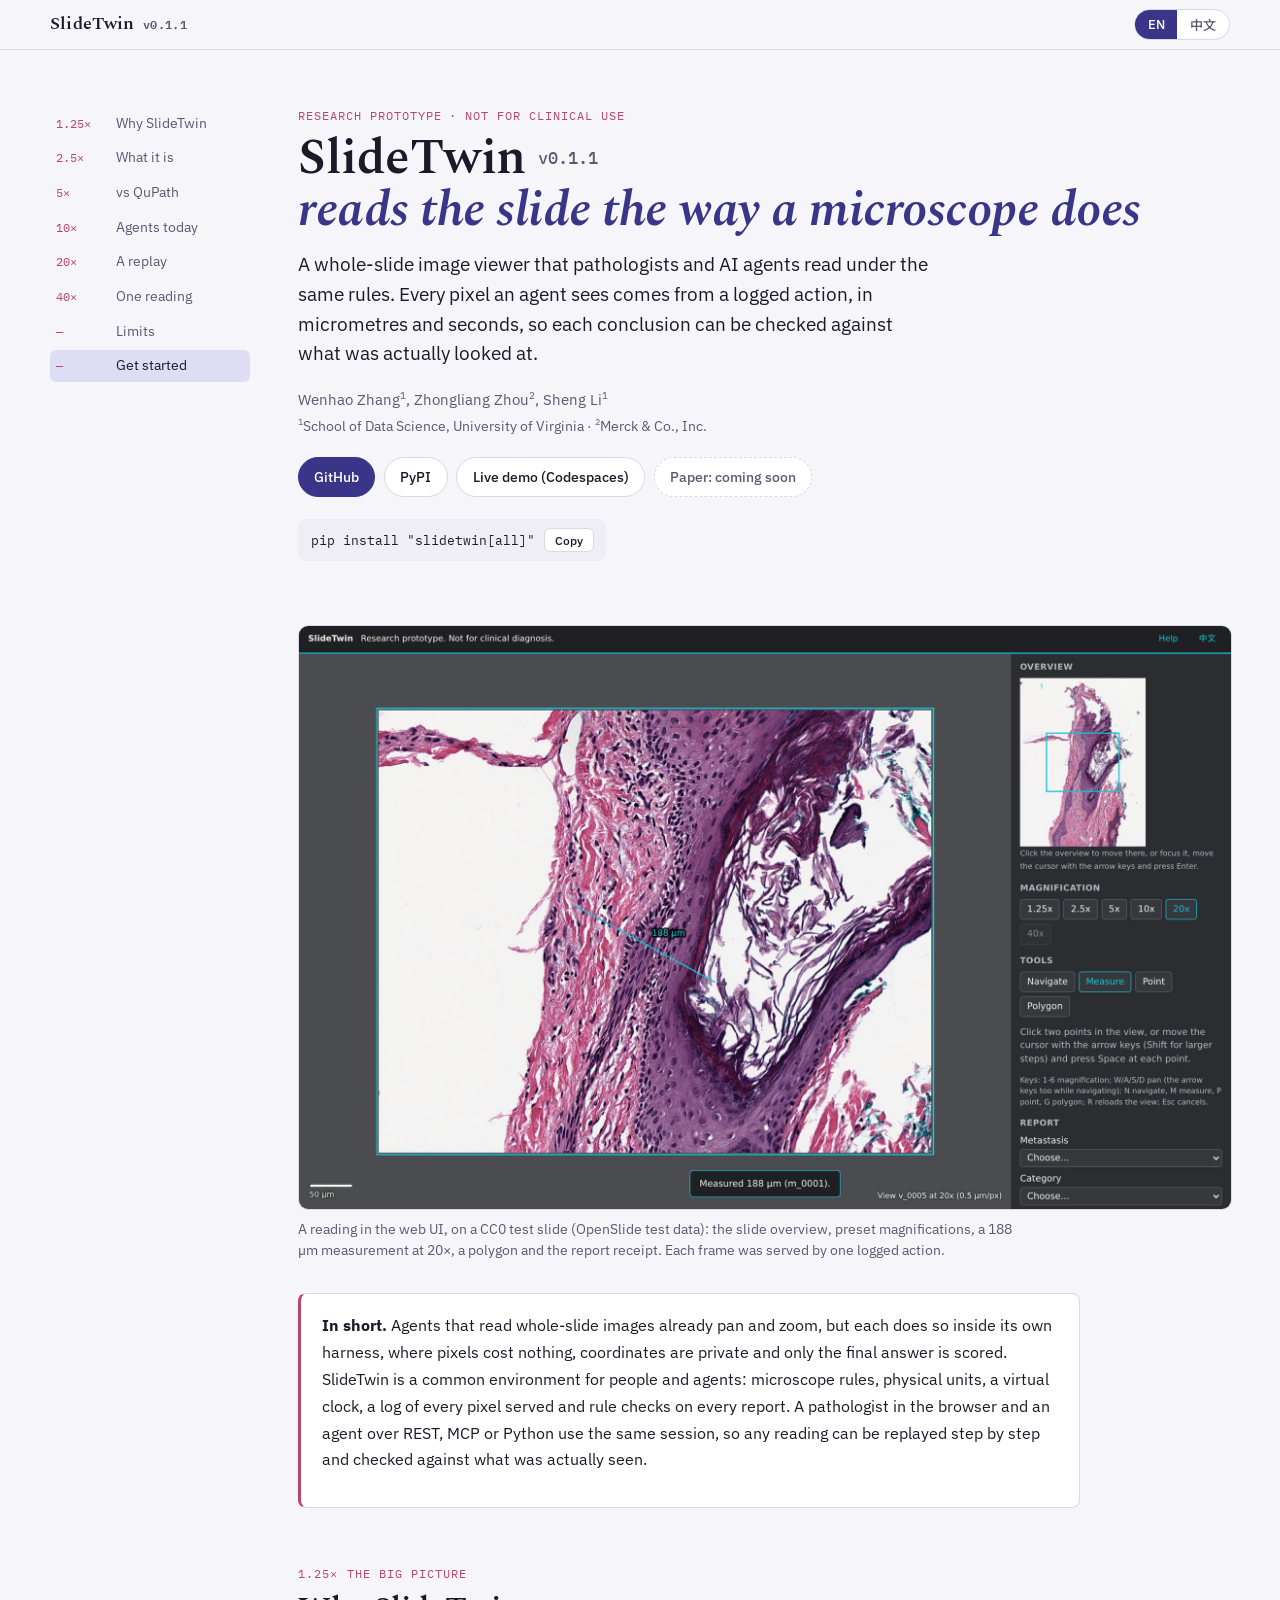
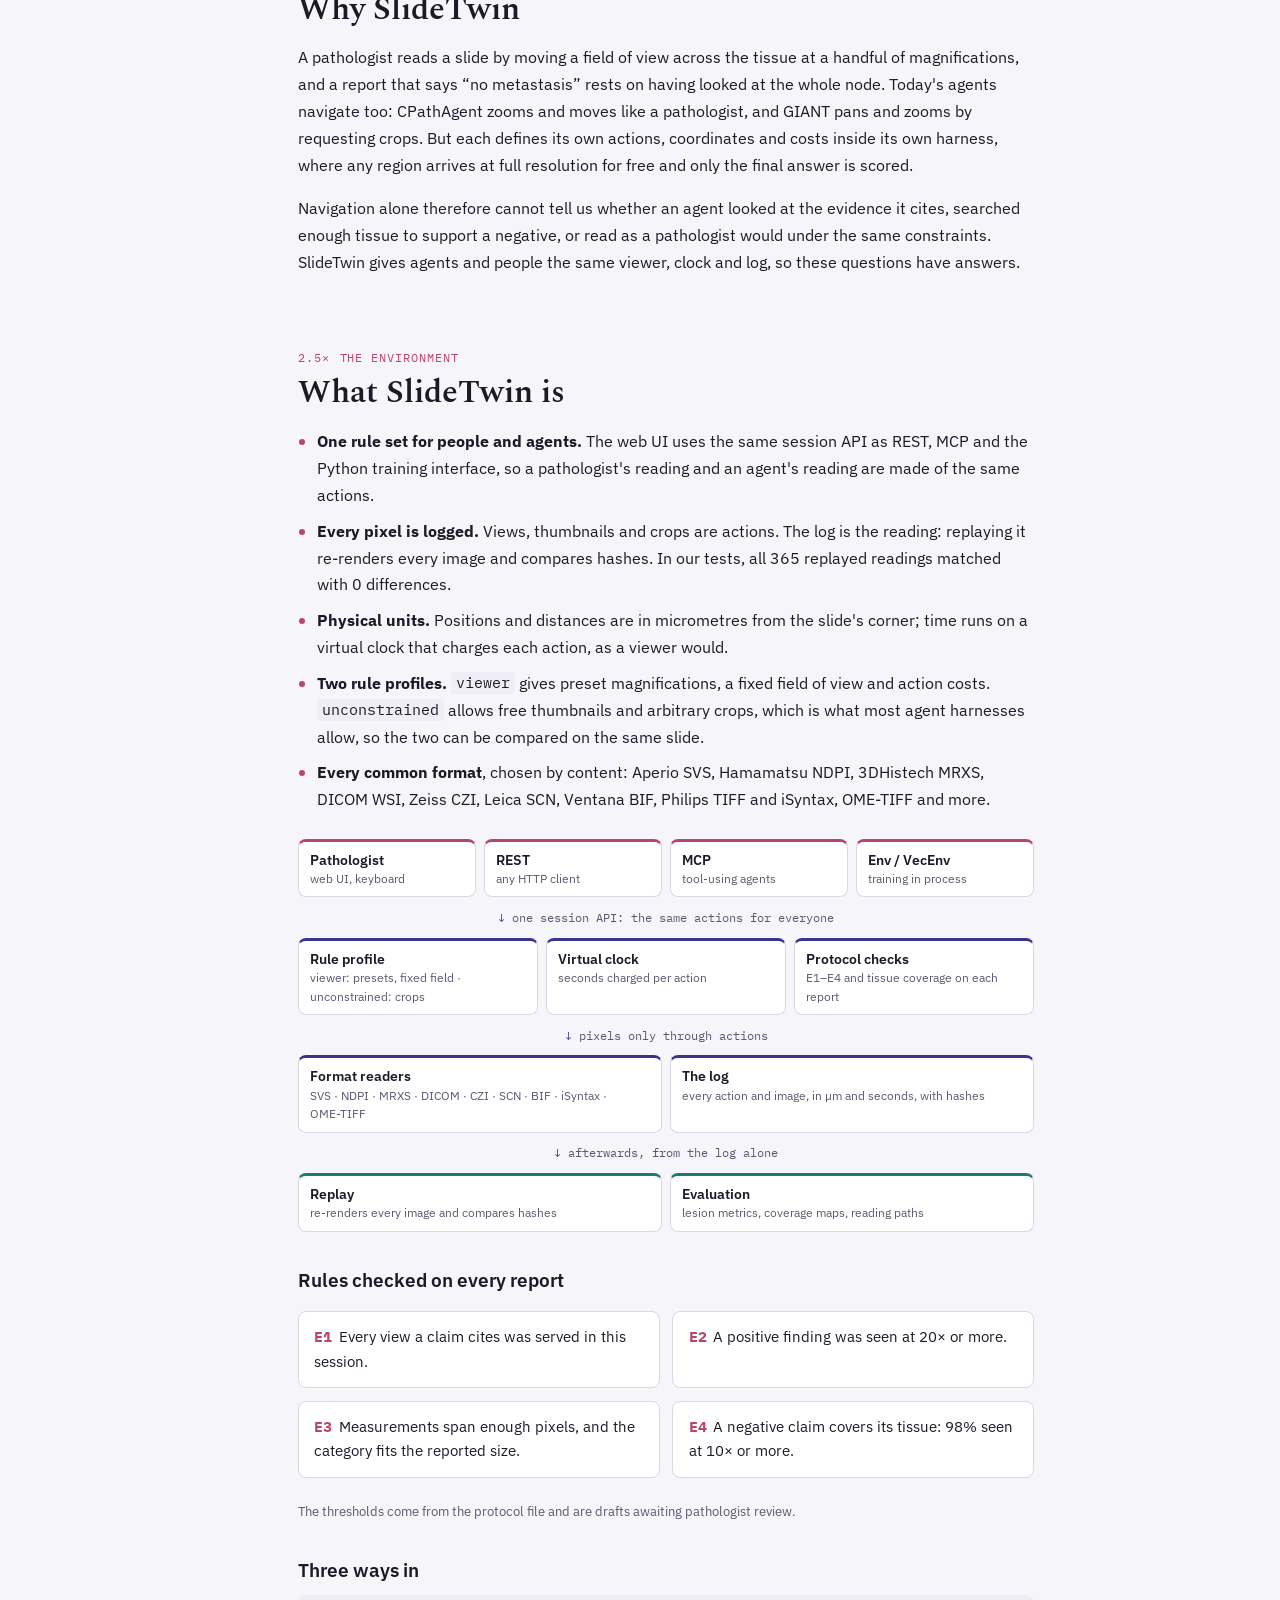
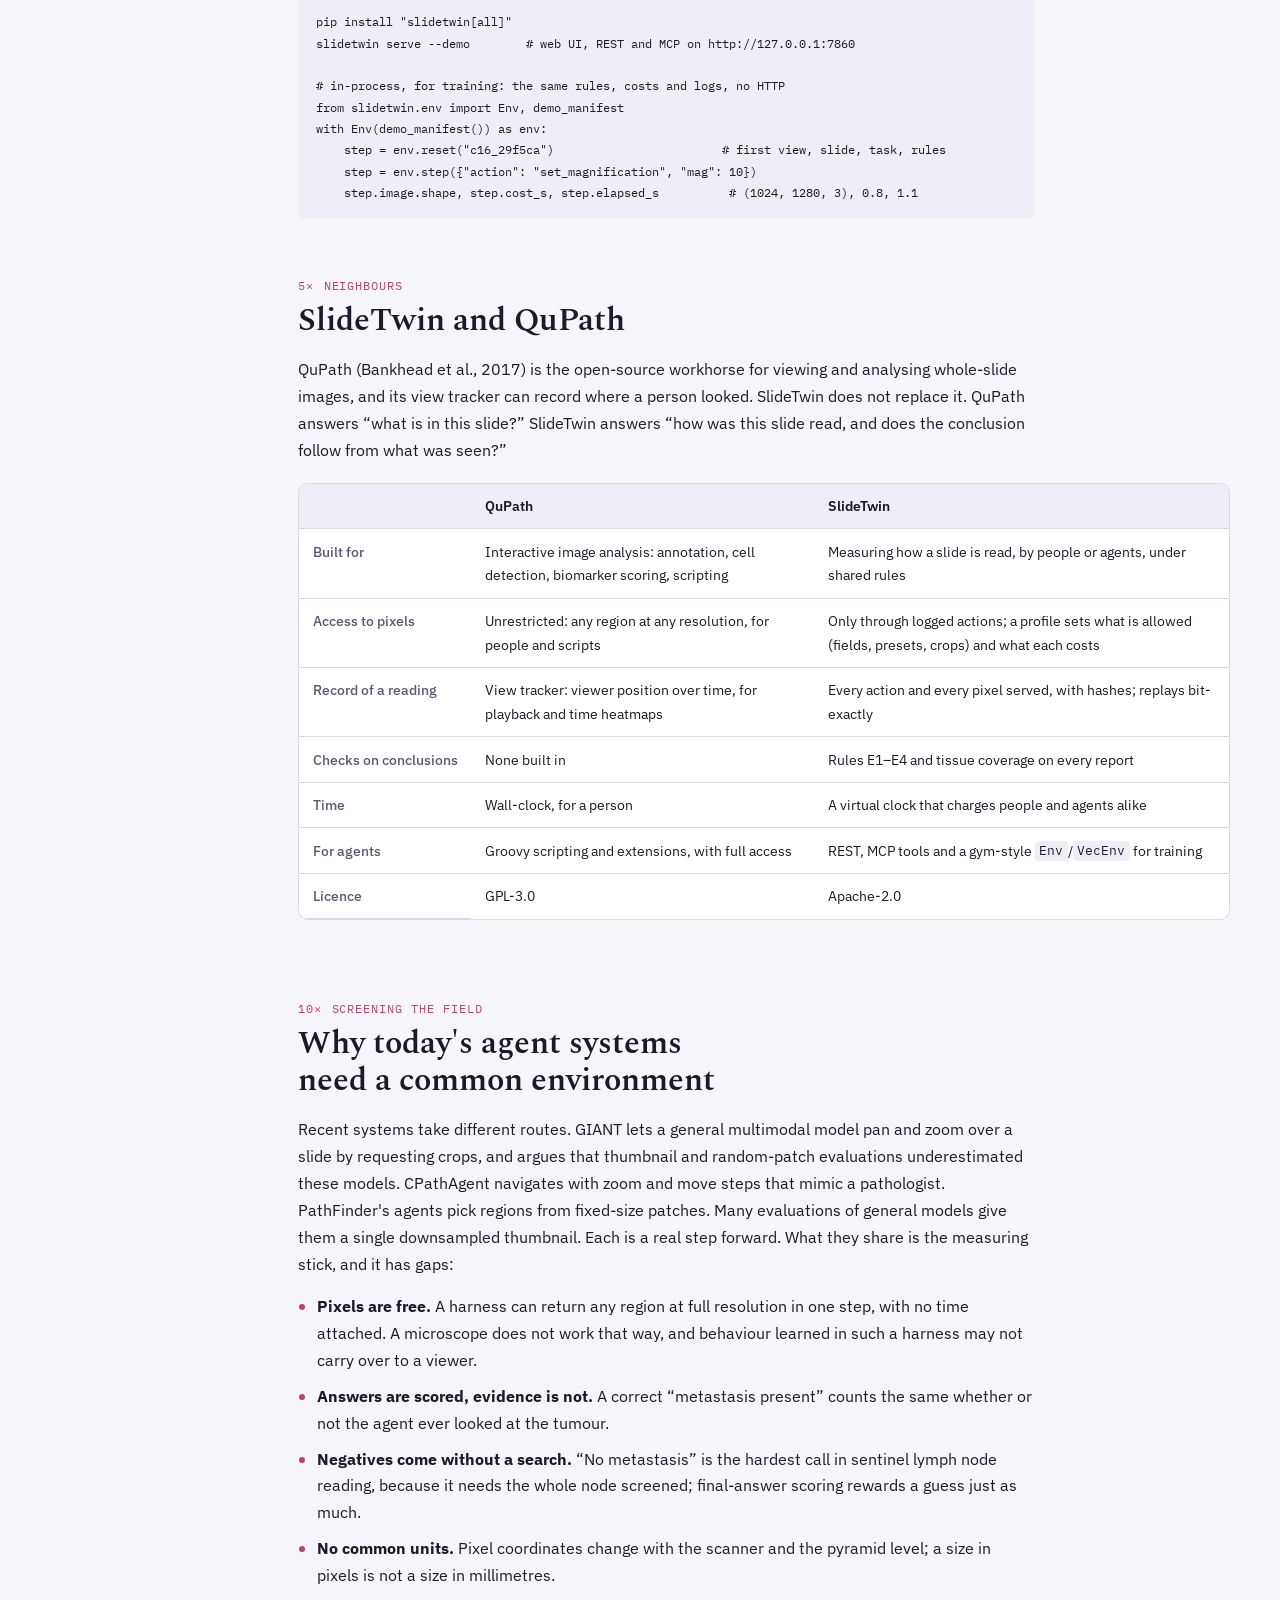
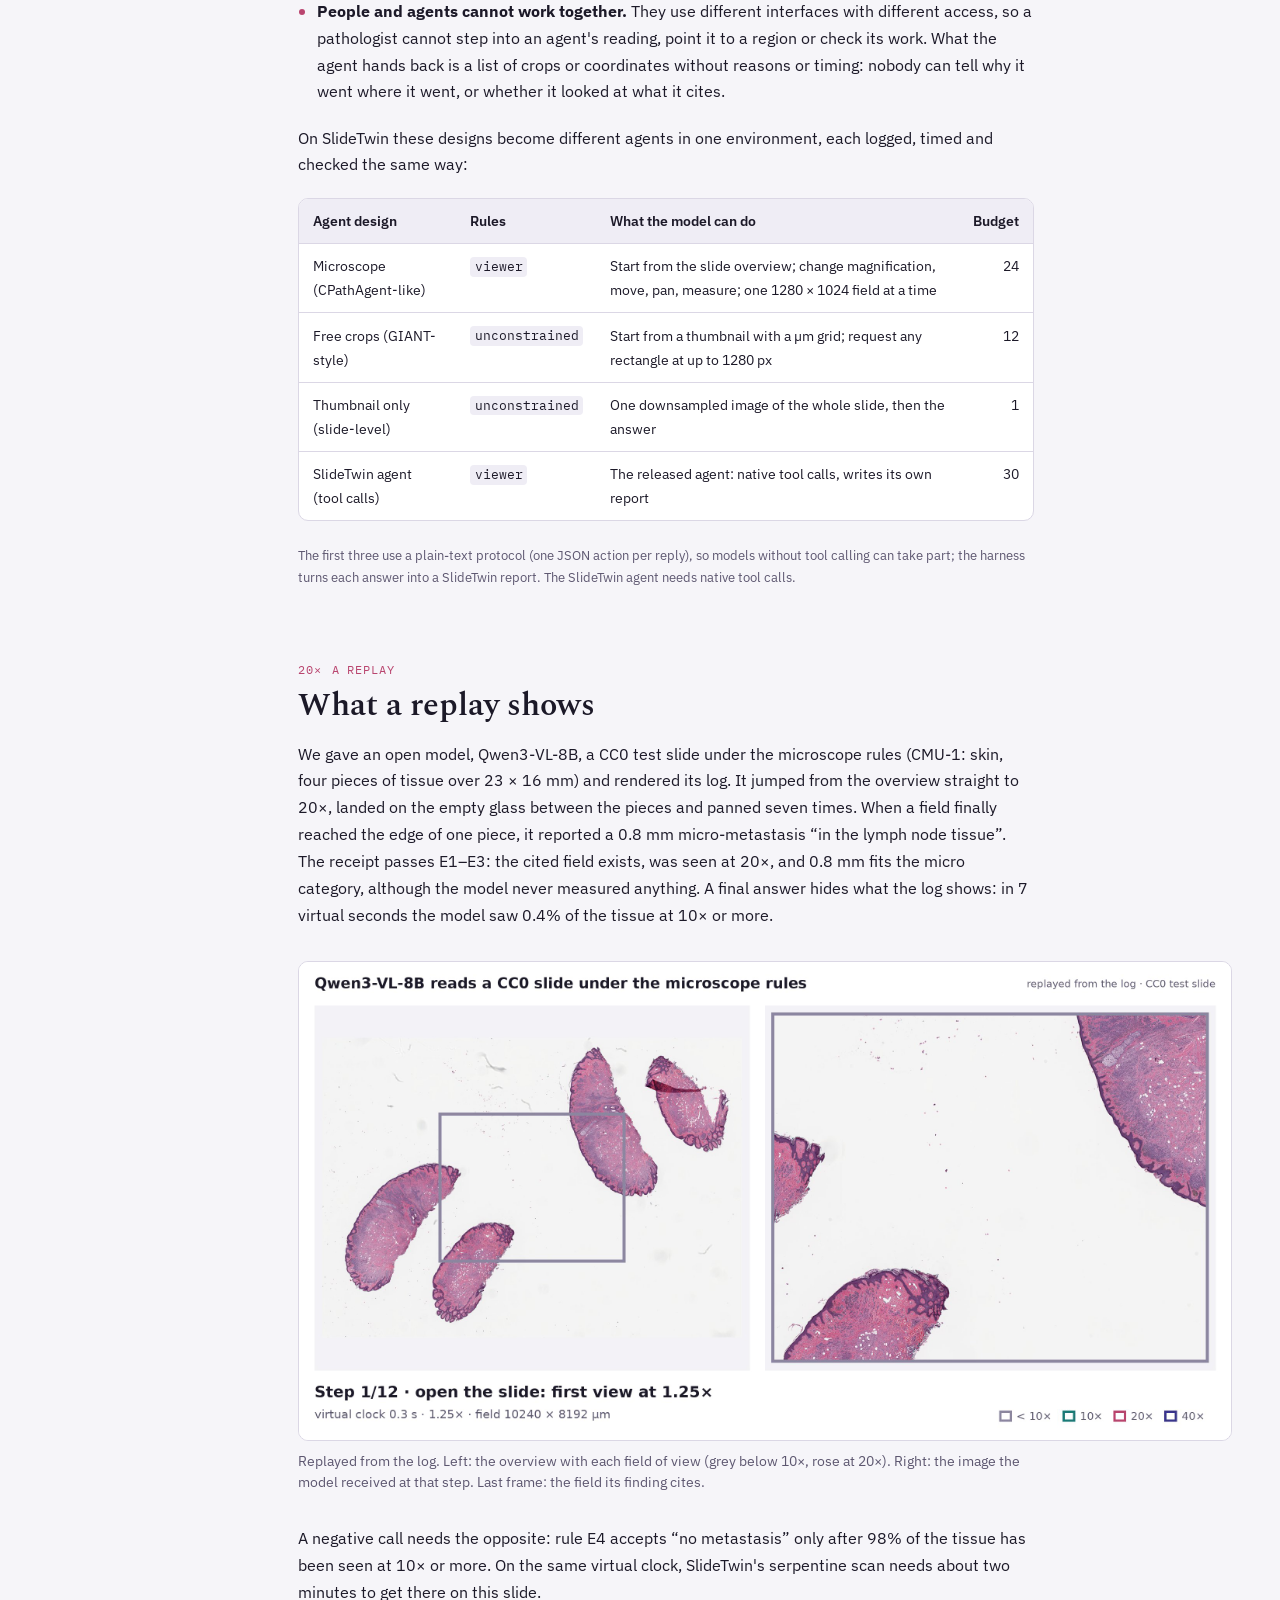
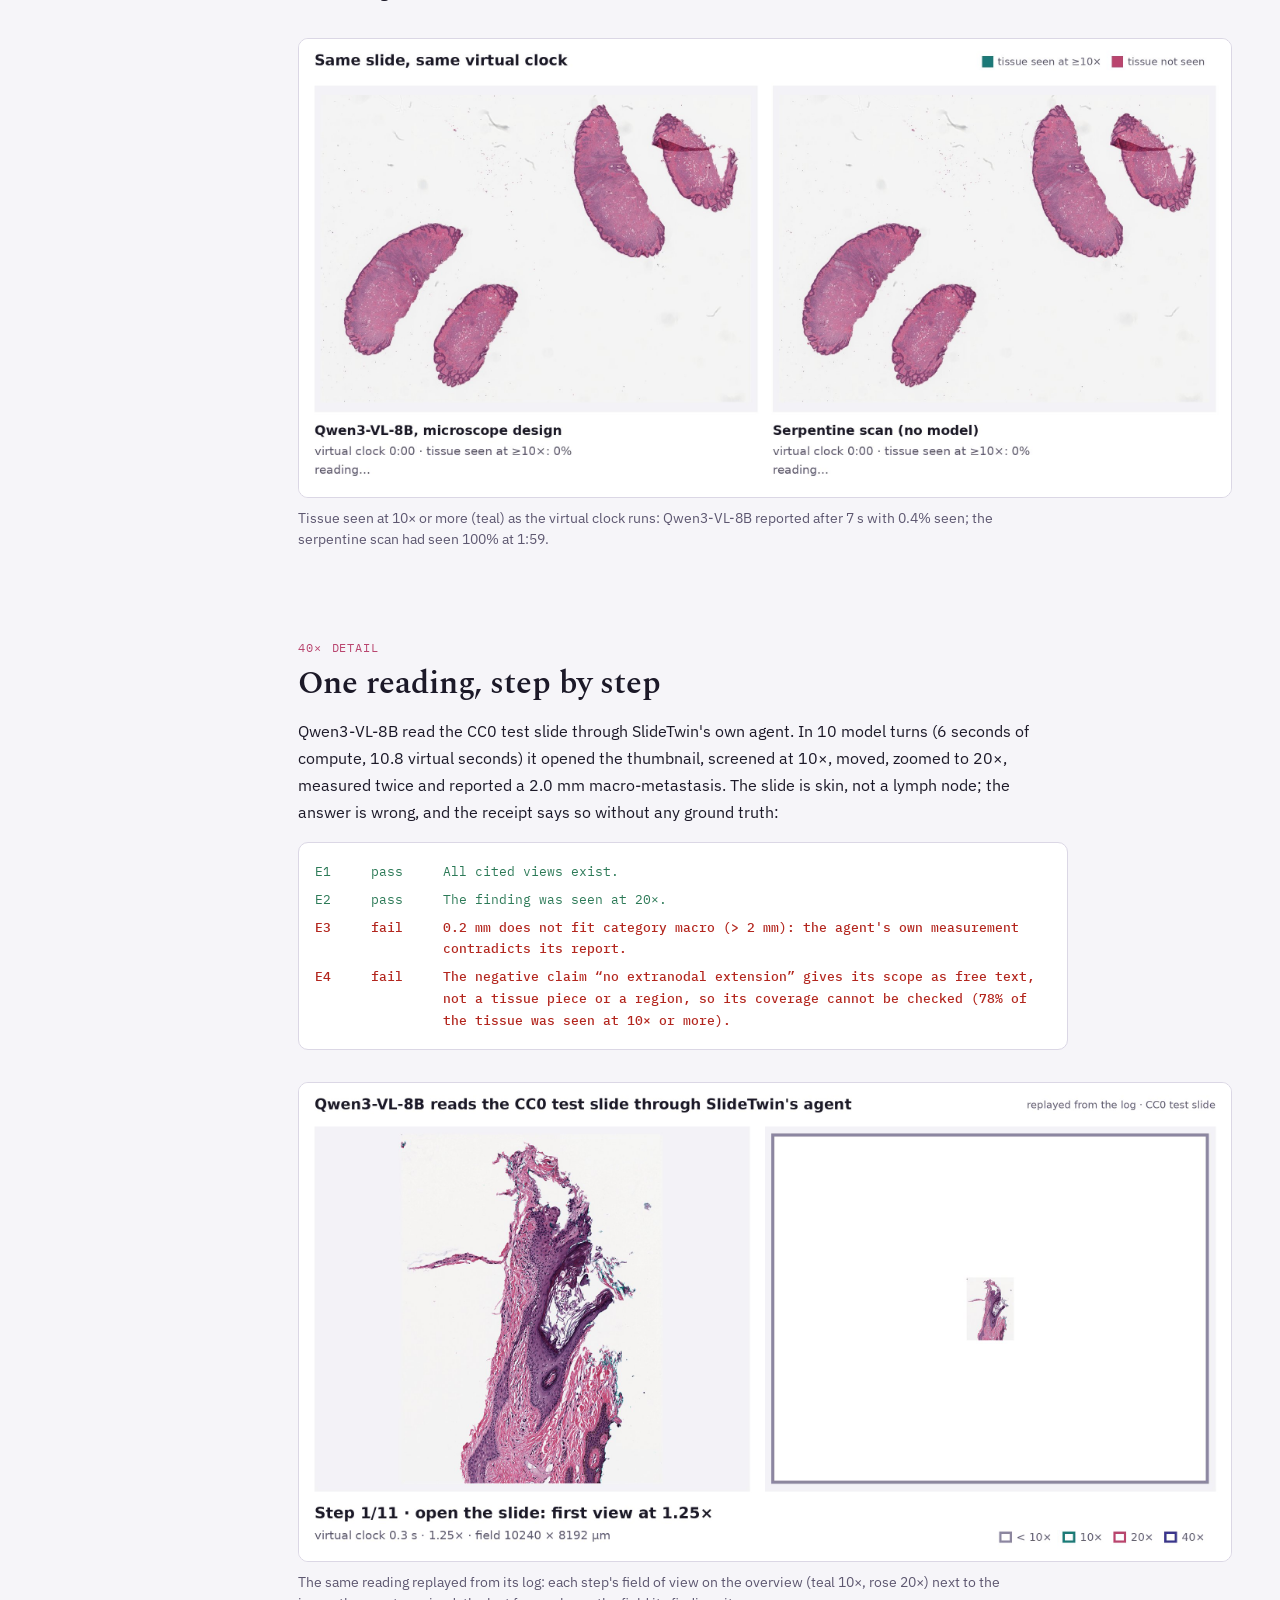
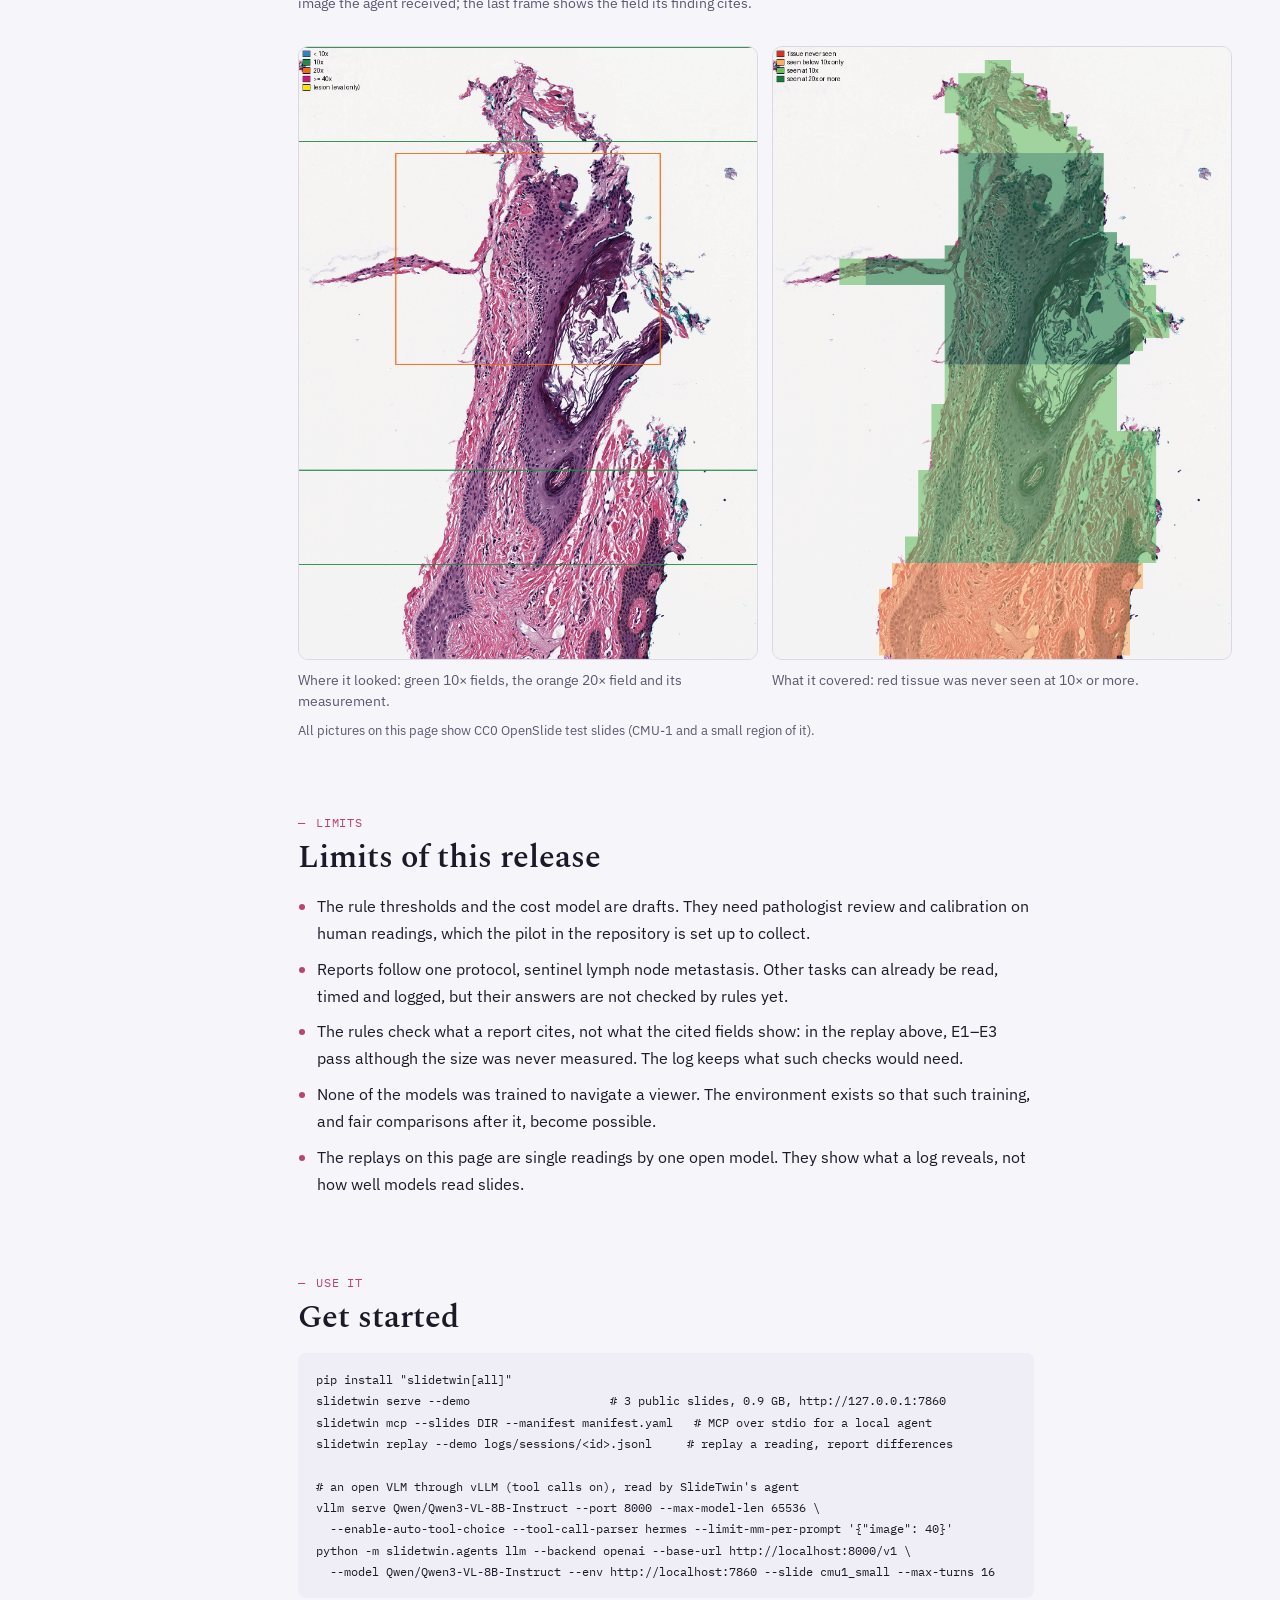
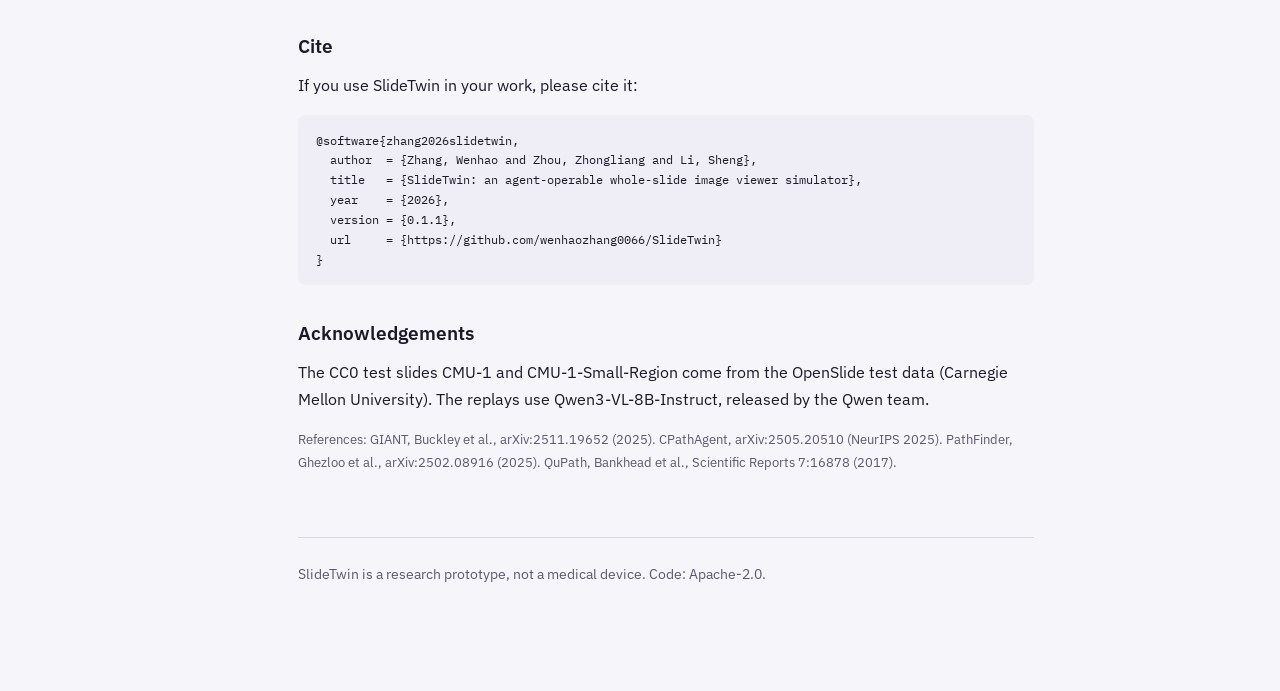
<file: index.html>
<!doctype html>
<html lang="en">
<head>
<meta charset="utf-8">
<meta name="viewport" content="width=device-width, initial-scale=1, viewport-fit=cover">
<title>Introducing SlideTwin v0.1.1</title>
<meta name="description" content="SlideTwin v0.1.1: a whole-slide image viewer that pathologists and AI agents read under the same rules, with a replayable log of every pixel served.">
<link rel="preconnect" href="https://fonts.googleapis.com">
<link rel="preconnect" href="https://fonts.gstatic.com" crossorigin>
<link rel="stylesheet" href="https://fonts.googleapis.com/css2?family=IBM+Plex+Mono:wght@400;500&family=IBM+Plex+Sans:wght@400;500;600&family=Noto+Sans+SC:wght@400;500;700&family=Noto+Serif+SC:wght@600&family=Spectral:ital,wght@0,500;0,600;1,500&display=swap">
<link rel="canonical" href="https://wenhaozhang0066.github.io/SlideTwin/">
<meta property="og:type" content="website">
<meta property="og:url" content="https://wenhaozhang0066.github.io/SlideTwin/">
<meta property="og:title" content="Introducing SlideTwin v0.1.1">
<meta property="og:description" content="SlideTwin v0.1.1: a whole-slide image viewer that pathologists and AI agents read under the same rules, with a replayable log of every pixel served.">
<meta property="og:image" content="https://wenhaozhang0066.github.io/SlideTwin/assets/og.png">
<meta property="og:image:width" content="1200">
<meta property="og:image:height" content="630">
<meta name="twitter:card" content="summary_large_image">
<style>body{margin:0}img{max-width:100%}[hidden]{display:none!important}</style>
</head>
<body>
<style>
/* Layout: a sticky contents rail beside one reading column; figures and charts break out wider.
   Palette: H&E stain. Hematoxylin indigo is the accent, eosin rose the second voice, slide glass the ground. */
:root {
  --bg: #f6f5f9;
  --surface: #ffffff;
  --ink: #1c1928;
  --muted: #5d5770;
  --rule: #dbd7e5;
  --hema: #39368a;
  --hema-soft: #dfddf3;
  --bar-soft: #bdb9e6;
  --eosin: #b9456f;
  --eosin-soft: #f5d9e3;
  --teal: #1b7a77;
  --grey: #9a94ab;
  --good: #2c7a57;
  --bad: #b3261e;
  --code-bg: #efedf5;
  --display: "Spectral", "Noto Serif SC", Georgia, serif;
  --body: "IBM Plex Sans", "Noto Sans SC", "PingFang SC", "Microsoft YaHei", system-ui, sans-serif;
  --mono: "IBM Plex Mono", ui-monospace, "SFMono-Regular", Menlo, monospace;
  --step--1: 0.84rem; --step-0: 1rem; --step-1: 1.2rem; --step-2: 1.5rem; --step-3: 2rem; --step-4: 3.1rem;
}
@media (prefers-color-scheme: dark) {
  :root:not([data-theme="light"]) {
    --bg: #121019; --surface: #1b1826; --ink: #ebe8f4; --muted: #a49ebb; --rule: #2f2a40;
    --hema: #aeabf5; --hema-soft: #2c2a57; --bar-soft: #5d5a9c; --eosin: #f08db2; --eosin-soft: #4d2234;
    --teal: #5fc9c3; --grey: #6f6985; --good: #6fcf9f; --bad: #ff8a80; --code-bg: #1f1b2c;
    color-scheme: dark;
  }
}
:root[data-theme="dark"] {
  --bg: #121019; --surface: #1b1826; --ink: #ebe8f4; --muted: #a49ebb; --rule: #2f2a40;
  --hema: #aeabf5; --hema-soft: #2c2a57; --bar-soft: #5d5a9c; --eosin: #f08db2; --eosin-soft: #4d2234;
  --teal: #5fc9c3; --grey: #6f6985; --good: #6fcf9f; --bad: #ff8a80; --code-bg: #1f1b2c;
  color-scheme: dark;
}
html[data-lang="en"] [lang="zh-Hans"], html[data-lang="zh"] [lang="en"] { display: none !important; }
html { scroll-behavior: smooth; }
@media (prefers-reduced-motion: reduce) { html { scroll-behavior: auto; } * { transition: none !important; } }
body { background: var(--bg); color: var(--ink); font-family: var(--body); font-size: 1.02rem; line-height: 1.65; }
a { color: var(--hema); text-underline-offset: 3px; }
a:focus-visible, button:focus-visible, summary:focus-visible { outline: 2px solid var(--eosin); outline-offset: 2px; border-radius: 4px; }
code, kbd { font-family: var(--mono); font-size: 0.9em; background: var(--code-bg); padding: 0.1em 0.35em; border-radius: 4px; }
pre { font-family: var(--mono); font-size: 0.86rem; line-height: 1.55; background: var(--code-bg); padding: 1rem 1.1rem; border-radius: 8px; overflow-x: auto; margin: 0; }
pre code { background: none; padding: 0; }

.topbar { position: sticky; top: env(safe-area-inset-top, 0px); z-index: 20; background: color-mix(in srgb, var(--bg) 88%, transparent); backdrop-filter: blur(8px); border-bottom: 1px solid var(--rule); padding-left: max(16px, env(safe-area-inset-left, 0px)); padding-right: max(16px, env(safe-area-inset-right, 0px)); }
.topbar-inner { max-width: 1180px; margin: 0 auto; display: flex; align-items: center; justify-content: space-between; gap: 1rem; padding-block: 0.55rem; }
.brand { font-family: var(--display); font-weight: 600; font-size: 1.15rem; letter-spacing: 0.01em; color: var(--ink); text-decoration: none; }
.brand small { font-family: var(--mono); font-size: 0.72rem; color: var(--muted); margin-left: 0.5rem; letter-spacing: 0.04em; }
.lang { display: inline-flex; border: 1px solid var(--rule); border-radius: 999px; overflow: hidden; background: var(--surface); }
.lang button { font: 500 0.82rem var(--body); border: 0; background: none; color: var(--muted); padding: 0.32rem 0.8rem; cursor: pointer; }
.lang button[aria-pressed="true"] { background: var(--hema); color: var(--surface); }

.page { max-width: 1180px; margin: 0 auto; padding-left: max(16px, env(safe-area-inset-left, 0px)); padding-right: max(16px, env(safe-area-inset-right, 0px)); display: grid; grid-template-columns: 200px minmax(0, 1fr); gap: 3rem; }
@media (max-width: 1000px) { .page { grid-template-columns: minmax(0, 1fr); gap: 0; } .rail { display: none; } }
.rail { position: sticky; top: calc(env(safe-area-inset-top, 0px) + 4.2rem); align-self: start; padding-block: 2.5rem; font-size: 0.86rem; }
.rail ol { list-style: none; padding: 0; margin: 0; display: grid; gap: 0.15rem; }
.rail a { display: grid; grid-template-columns: 3.4rem 1fr; gap: 0.3rem; color: var(--muted); text-decoration: none; padding: 0.3rem 0.4rem; border-radius: 6px; }
.rail a span:first-child { font-family: var(--mono); font-size: 0.74rem; color: var(--eosin); padding-top: 0.12rem; }
.rail a:hover, .rail a.active { background: var(--hema-soft); color: var(--ink); }
.contents-mobile { display: none; }
@media (max-width: 1000px) { .contents-mobile { display: block; margin-top: 1.2rem; border: 1px solid var(--rule); border-radius: 8px; background: var(--surface); padding: 0.4rem 0.9rem; } .contents-mobile ol { margin: 0.3rem 0 0.6rem; padding-left: 1.2rem; } }

main { min-width: 0; padding-block: 2.5rem 5rem; }
.col { max-width: 46rem; }
.hero { padding-block: 1rem 2rem; }
.eyebrow { font-family: var(--mono); font-size: 0.76rem; letter-spacing: 0.08em; text-transform: uppercase; color: var(--eosin); }
h1 { font-family: var(--display); font-weight: 600; font-size: var(--step-4); line-height: 1.05; margin: 0.4rem 0 0.8rem; text-wrap: balance; letter-spacing: -0.01em; }
h1 em { font-style: italic; color: var(--hema); }
h1 .ver { font-family: var(--mono); font-size: 0.34em; font-weight: 500; color: var(--muted); letter-spacing: 0; vertical-align: 0.55em; }
h1 em[lang="zh-Hans"] { font-style: normal; font-family: "Noto Serif SC", var(--display); font-weight: 600; }
@media (max-width: 640px) { h1 { font-size: 2.4rem; } h1 em { font-size: 0.78em; } }
.lede { font-size: var(--step-1); line-height: 1.55; color: var(--ink); max-width: 40rem; margin: 0 0 1.2rem; text-wrap: pretty; }
.byline { color: var(--muted); font-size: 0.95rem; margin-bottom: 1.2rem; }
.byline sup { font-size: 0.68em; }
.byline .aff { display: block; font-size: 0.85rem; margin-top: 0.15rem; }
.buttons { display: flex; flex-wrap: wrap; gap: 0.55rem; margin-bottom: 1.4rem; }
.btn { display: inline-flex; align-items: center; gap: 0.4rem; font-weight: 500; font-size: 0.9rem; text-decoration: none; color: var(--ink); background: var(--surface); border: 1px solid var(--rule); padding: 0.45rem 0.95rem; border-radius: 999px; }
.btn:hover { border-color: var(--hema); }
.btn.primary { background: var(--hema); color: var(--surface); border-color: var(--hema); }
.btn.soon { color: var(--muted); border-style: dashed; cursor: default; }
.install { display: flex; flex-wrap: wrap; align-items: center; gap: 0.6rem; font-family: var(--mono); font-size: 0.88rem; background: var(--code-bg); border-radius: 8px; padding: 0.55rem 0.8rem; width: fit-content; max-width: 100%; }
.install code { background: none; padding: 0; white-space: nowrap; overflow-x: auto; }
.install button { font: 500 0.78rem var(--body); border: 1px solid var(--rule); background: var(--surface); color: var(--ink); border-radius: 6px; padding: 0.2rem 0.6rem; cursor: pointer; }
.warn { margin-top: 0.9rem; font-size: 0.85rem; color: var(--muted); }

figure { margin: 2rem 0; }
figure img, figure video { display: block; width: 100%; height: auto; border-radius: 10px; border: 1px solid var(--rule); background: var(--surface); }
figcaption { font-size: 0.88rem; color: var(--muted); margin-top: 0.6rem; line-height: 1.5; max-width: 46rem; }
.teaser, .wide { max-width: 60rem; }
.fig-pair { display: grid; grid-template-columns: repeat(2, minmax(0, 1fr)); gap: 1rem; max-width: 60rem; }
@media (max-width: 640px) { .fig-pair { grid-template-columns: minmax(0, 1fr); } }

section { padding-top: 3.2rem; scroll-margin-top: 4rem; }
section > .eyebrow { display: inline-flex; gap: 0.6rem; align-items: baseline; }
h2 { font-family: var(--display); font-weight: 600; font-size: var(--step-3); line-height: 1.15; margin: 0.35rem 0 1rem; text-wrap: balance; }
h3 { font-family: var(--body); font-weight: 600; font-size: var(--step-1); margin: 2rem 0 0.6rem; }
p { margin: 0 0 1rem; text-wrap: pretty; }
ul.points { padding-left: 1.2rem; margin: 0 0 1.2rem; display: grid; gap: 0.55rem; }
ul.points li::marker { color: var(--eosin); }

.tldr { background: var(--surface); border: 1px solid var(--rule); border-left: 3px solid var(--eosin); border-radius: 8px; padding: 1.1rem 1.3rem; margin: 1.5rem 0 0; max-width: 46rem; }
.tldr p:last-child { margin-bottom: 0; }
.stats { display: grid; grid-template-columns: repeat(4, minmax(0, 1fr)); gap: 0; border-block: 1px solid var(--rule); margin: 1.8rem 0 0; max-width: 60rem; }
.stat { padding: 1rem 0.9rem; border-left: 1px solid var(--rule); }
.stat:first-child { border-left: 0; padding-left: 0; }
.stat b { display: block; font-family: var(--display); font-size: var(--step-3); font-weight: 600; line-height: 1.1; font-variant-numeric: tabular-nums; color: var(--hema); }
.stat span { font-size: 0.84rem; color: var(--muted); }
@media (max-width: 640px) { .stats { grid-template-columns: repeat(2, minmax(0, 1fr)); } .stat:nth-child(3) { border-left: 0; padding-left: 0; } .stat { border-top: 1px solid var(--rule); } .stat:nth-child(-n+2) { border-top: 0; } }

.arch { display: grid; gap: 0.5rem; margin: 1.6rem 0 1.8rem; max-width: 46rem; font-size: 0.86rem; }
.arch-row { display: grid; grid-template-columns: repeat(var(--n), minmax(0, 1fr)); gap: 0.5rem; }
@media (max-width: 640px) { .arch-row { grid-template-columns: minmax(0, 1fr) minmax(0, 1fr); } .arch-row > .arch-box:last-child:nth-child(odd) { grid-column: 1 / -1; } }
.arch-box { background: var(--surface); border: 1px solid var(--rule); border-radius: 8px; padding: 0.55rem 0.7rem; line-height: 1.35; }
.arch-box b { display: block; font-weight: 600; }
.arch-box small { color: var(--muted); font-size: 0.78rem; }
.arch-box.who { border-top: 3px solid var(--eosin); }
.arch-box.core { border-top: 3px solid var(--hema); }
.arch-box.out { border-top: 3px solid var(--teal); }
.arch-link { font-family: var(--mono); font-size: 0.74rem; color: var(--muted); text-align: center; padding: 0.15rem 0; }
.arch-link::before { content: "\2193  "; color: var(--hema); }
.rules { display: grid; grid-template-columns: repeat(2, minmax(0, 1fr)); gap: 0.8rem; margin: 1rem 0 1.4rem; max-width: 46rem; }
@media (max-width: 640px) { .rules { grid-template-columns: minmax(0, 1fr); } }
.rule { border: 1px solid var(--rule); border-radius: 8px; padding: 0.8rem 0.95rem; background: var(--surface); font-size: 0.93rem; }
.rule b { font-family: var(--mono); color: var(--eosin); margin-right: 0.4rem; }

.table-wrap { overflow-x: auto; margin: 1.2rem 0 1.4rem; max-width: 60rem; border: 1px solid var(--rule); border-radius: 10px; background: var(--surface); }
table { border-collapse: collapse; width: 100%; font-size: 0.9rem; }
th, td { text-align: left; padding: 0.65rem 0.85rem; border-bottom: 1px solid var(--rule); vertical-align: top; }
tr:last-child td { border-bottom: 0; }
thead th { font-weight: 600; background: var(--code-bg); }
th[scope="row"] { font-weight: 500; color: var(--muted); white-space: nowrap; }
td.num { font-variant-numeric: tabular-nums; text-align: right; white-space: nowrap; }

.chart-card { background: var(--surface); border: 1px solid var(--rule); border-radius: 12px; padding: 1.1rem 1.2rem 1rem; margin: 1.4rem 0 1.6rem; max-width: 60rem; }
.chart-head { display: flex; flex-wrap: wrap; justify-content: space-between; gap: 0.8rem; align-items: baseline; }
.chart-head h4 { margin: 0; font-size: 1.02rem; font-weight: 600; }
.chart-head p { margin: 0.2rem 0 0; font-size: 0.86rem; color: var(--muted); max-width: 40rem; }
.tabs { display: flex; flex-wrap: wrap; gap: 0.35rem; margin: 0.8rem 0 0.4rem; }
.tabs button { font: 500 0.82rem var(--body); border: 1px solid var(--rule); background: var(--bg); color: var(--muted); padding: 0.3rem 0.75rem; border-radius: 999px; cursor: pointer; }
.tabs button[aria-pressed="true"] { border-color: var(--hema); color: var(--ink); background: var(--hema-soft); }
.legend { display: flex; flex-wrap: wrap; gap: 0.4rem 1rem; font-size: 0.82rem; color: var(--muted); margin: 0.4rem 0 0.2rem; }
.legend i { display: inline-block; width: 0.8rem; height: 0.8rem; border-radius: 2px; margin-right: 0.35rem; vertical-align: -0.1rem; }
.chart { width: 100%; min-height: 120px; }
.chart svg { display: block; width: 100%; height: auto; overflow: visible; }
.chart text { fill: var(--ink); font-family: var(--body); }
.chart .axis text, .chart .val { fill: var(--muted); font-family: var(--mono); font-size: 11px; font-variant-numeric: tabular-nums; }
.chart .grid line { stroke: var(--rule); }
.chart .ref line { stroke: var(--eosin); stroke-dasharray: 4 3; }
.chart .ref text { fill: var(--eosin); font-family: var(--mono); font-size: 11px; }
.note { font-size: 0.84rem; color: var(--muted); margin-top: 0.4rem; }

.full-table { max-width: 60rem; margin: 0.4rem 0 1.6rem; }
.full-table summary { cursor: pointer; font-weight: 600; font-size: 0.95rem; padding: 0.4rem 0; color: var(--hema); }
.full-table table { font-size: 0.82rem; }
.full-table td, .full-table th { padding: 0.45rem 0.6rem; white-space: nowrap; }
.findings { counter-reset: f; list-style: none; padding: 0; display: grid; gap: 0.9rem; margin: 1rem 0 1.4rem; max-width: 46rem; }
.findings li { counter-increment: f; display: grid; grid-template-columns: 2rem 1fr; gap: 0.6rem; }
.findings li::before { content: counter(f); font-family: var(--mono); font-size: 0.8rem; color: var(--surface); background: var(--hema); width: 1.6rem; height: 1.6rem; border-radius: 50%; display: grid; place-items: center; margin-top: 0.15rem; }

.receipt { font-family: var(--mono); font-size: 0.82rem; background: var(--surface); border: 1px solid var(--rule); border-radius: 10px; padding: 0.9rem 1rem; max-width: 46rem; overflow-x: auto; }
.receipt div { display: grid; grid-template-columns: 3rem 4rem 1fr; gap: 0.5rem; padding: 0.2rem 0; }
.receipt .pass { color: var(--good); }
.receipt .fail { color: var(--bad); font-weight: 500; }

.cite pre { font-size: 0.8rem; }
footer { border-top: 1px solid var(--rule); margin-top: 4rem; padding-block: 1.6rem; color: var(--muted); font-size: 0.85rem; }
</style>

<header class="topbar">
  <div class="topbar-inner">
    <a class="brand" href="#top">SlideTwin<small>v0.1.1</small></a>
    <div class="lang" role="group" aria-label="Language / 语言">
      <button type="button" id="lang-en" data-set-lang="en" aria-pressed="true">EN</button>
      <button type="button" id="lang-zh" data-set-lang="zh" aria-pressed="false">中文</button>
    </div>
  </div>
</header>

<div class="page" id="top">
  <nav class="rail" aria-label="Contents">
    <ol>
      <li><a href="#why"><span>1.25×</span><span lang="en">Why SlideTwin</span><span lang="zh-Hans">为什么需要</span></a></li>
      <li><a href="#what"><span>2.5×</span><span lang="en">What it is</span><span lang="zh-Hans">它是什么</span></a></li>
      <li><a href="#qupath"><span>5×</span><span lang="en">vs QuPath</span><span lang="zh-Hans">与 QuPath</span></a></li>
      <li><a href="#agents"><span>10×</span><span lang="en">Agents today</span><span lang="zh-Hans">现有 agent</span></a></li>
      <li><a href="#replay"><span>20×</span><span lang="en">A replay</span><span lang="zh-Hans">阅片回放</span></a></li>
      <li><a href="#reading"><span>40×</span><span lang="en">One reading</span><span lang="zh-Hans">一次阅片</span></a></li>
      <li><a href="#limits"><span>—</span><span lang="en">Limits</span><span lang="zh-Hans">局限</span></a></li>
      <li><a href="#start"><span>—</span><span lang="en">Get started</span><span lang="zh-Hans">上手</span></a></li>
    </ol>
  </nav>

  <main>
    <div class="hero">
      <div class="eyebrow"><span lang="en">Research prototype · not for clinical use</span><span lang="zh-Hans">研究原型 · 不用于临床</span></div>
      <h1>SlideTwin <span class="ver">v0.1.1</span><br><em lang="en">reads the slide the way a microscope does</em><em lang="zh-Hans">像显微镜一样阅片</em></h1>
      <p class="lede" lang="en">A whole-slide image viewer that pathologists and AI agents read under the same rules. Every pixel an agent sees comes from a logged action, in micrometres and seconds, so each conclusion can be checked against what was actually looked at.</p>
      <p class="lede" lang="zh-Hans">一个让病理医生和 AI agent 在同一套规则下阅读全切片图像的模拟器。agent 看到的每个像素都来自一次有记录的操作，以微米和秒计量，因此每个结论都能对照它真正看过的画面来核验。</p>
      <div class="byline">Wenhao Zhang<sup>1</sup>, Zhongliang Zhou<sup>2</sup>, Sheng Li<sup>1</sup><span class="aff"><sup>1</sup>School of Data Science, University of Virginia · <sup>2</sup>Merck &amp; Co., Inc.</span></div>
      <div class="buttons">
        <a class="btn primary" href="https://github.com/wenhaozhang0066/SlideTwin">GitHub</a>
        <a class="btn" href="https://pypi.org/project/slidetwin/">PyPI</a>
        <a class="btn" href="https://codespaces.new/wenhaozhang0066/SlideTwin"><span lang="en">Live demo (Codespaces)</span><span lang="zh-Hans">在线演示（Codespaces）</span></a>
        <span class="btn soon"><span lang="en">Paper: coming soon</span><span lang="zh-Hans">论文：即将发布</span></span>
      </div>
      <div class="install"><code id="install-cmd">pip install "slidetwin[all]"</code><button type="button" id="copy-install"><span lang="en">Copy</span><span lang="zh-Hans">复制</span></button></div>
      <details class="contents-mobile">
        <summary><span lang="en">Contents</span><span lang="zh-Hans">目录</span></summary>
        <ol>
          <li><a href="#why"><span lang="en">Why SlideTwin</span><span lang="zh-Hans">为什么需要 SlideTwin</span></a></li>
          <li><a href="#what"><span lang="en">What it is</span><span lang="zh-Hans">它是什么</span></a></li>
          <li><a href="#qupath"><span lang="en">SlideTwin and QuPath</span><span lang="zh-Hans">SlideTwin 与 QuPath</span></a></li>
          <li><a href="#agents"><span lang="en">Agents today</span><span lang="zh-Hans">现有 agent 系统</span></a></li>
          <li><a href="#replay"><span lang="en">What a replay shows</span><span lang="zh-Hans">回放能看到什么</span></a></li>
          <li><a href="#reading"><span lang="en">One reading, step by step</span><span lang="zh-Hans">一次阅片的全过程</span></a></li>
          <li><a href="#limits"><span lang="en">Limits</span><span lang="zh-Hans">局限</span></a></li>
          <li><a href="#start"><span lang="en">Get started</span><span lang="zh-Hans">上手</span></a></li>
        </ol>
      </details>
    </div>

    <figure class="teaser">
      <video src="assets/reading.mp4" poster="assets/reading.jpg" width="1920" height="1200" autoplay muted loop playsinline preload="metadata" aria-label="A reading of the CC0 test slide in the SlideTwin web UI: overview, preset magnifications, a measurement in micrometres, a polygon and the report receipt."></video>
      <figcaption lang="en">A reading in the web UI, on a CC0 test slide (OpenSlide test data): the slide overview, preset magnifications, a 188 µm measurement at 20×, a polygon and the report receipt. Each frame was served by one logged action.</figcaption>
      <figcaption lang="zh-Hans">在网页界面中阅读一张 CC0 测试切片（OpenSlide 测试数据）：切片概览、预设倍率、20× 下 188 µm 的测量、多边形标注和报告回执。每一帧都由一次有记录的操作提供。</figcaption>
    </figure>

    <div class="tldr">
      <p lang="en"><b>In short.</b> Agents that read whole-slide images already pan and zoom, but each does so inside its own harness, where pixels cost nothing, coordinates are private and only the final answer is scored. SlideTwin is a common environment for people and agents: microscope rules, physical units, a virtual clock, a log of every pixel served and rule checks on every report. A pathologist in the browser and an agent over REST, MCP or Python use the same session, so any reading can be replayed step by step and checked against what was actually seen.</p>
      <p lang="zh-Hans"><b>一句话概括。</b>现在读全切片的 agent 已经会平移和缩放，但都在各自的测试框架里进行：像素不计代价，坐标各自定义，最后只按答案打分。SlideTwin 为人和 agent 提供一个统一的环境：显微镜式规则、物理单位、虚拟时钟、记录每个像素的日志，以及对每份报告的规则核验。浏览器里的病理医生和通过 REST、MCP 或 Python 接入的 agent 使用同一个会话，因此任何一次阅片都能逐步重放，并对照真正看过的内容加以核验。</p>
    </div>

    <section id="why" class="col">
      <div class="eyebrow"><span>1.25×</span><span lang="en">The big picture</span><span lang="zh-Hans">全局</span></div>
      <h2 lang="en">Why SlideTwin</h2><h2 lang="zh-Hans">为什么需要 SlideTwin</h2>
      <p lang="en">A pathologist reads a slide by moving a field of view across the tissue at a handful of magnifications, and a report that says “no metastasis” rests on having looked at the whole node. Today's agents navigate too: CPathAgent zooms and moves like a pathologist, and GIANT pans and zooms by requesting crops. But each defines its own actions, coordinates and costs inside its own harness, where any region arrives at full resolution for free and only the final answer is scored.</p>
      <p lang="zh-Hans">病理医生阅片时，会在几个固定倍率下移动视野扫过组织，而一份写着“未见转移”的报告，前提是整个淋巴结都看过了。现在的 agent 也会导航：CPathAgent 像病理医生一样放大、移动，GIANT 通过请求裁图来平移和缩放。可它们都在各自的测试框架里自定动作、坐标和代价：任何区域一步就能免费拿到全分辨率图像，最后只给最终答案打分。</p>
      <p lang="en">Navigation alone therefore cannot tell us whether an agent looked at the evidence it cites, searched enough tissue to support a negative, or read as a pathologist would under the same constraints. SlideTwin gives agents and people the same viewer, clock and log, so these questions have answers.</p>
      <p lang="zh-Hans">所以单凭会导航，回答不了这些问题：agent 看过它引用的证据吗？搜索的组织够支撑阴性结论吗？同样约束下，它和病理医生读得一样吗？SlideTwin 让人和 agent 共用同一个阅片器、时钟和日志，这些问题才有答案。</p>
    </section>

    <section id="what" class="col">
      <div class="eyebrow"><span>2.5×</span><span lang="en">The environment</span><span lang="zh-Hans">环境</span></div>
      <h2 lang="en">What SlideTwin is</h2><h2 lang="zh-Hans">SlideTwin 是什么</h2>
      <ul class="points">
        <li lang="en"><b>One rule set for people and agents.</b> The web UI uses the same session API as REST, MCP and the Python training interface, so a pathologist's reading and an agent's reading are made of the same actions.</li>
        <li lang="zh-Hans"><b>人和 agent 同一套规则。</b>网页界面与 REST、MCP、Python 训练接口共用同一个会话 API，病理医生和 agent 的阅片由同样的动作构成。</li>
        <li lang="en"><b>Every pixel is logged.</b> Views, thumbnails and crops are actions. The log is the reading: replaying it re-renders every image and compares hashes. In our tests, all <span data-k="replayed"></span> replayed readings matched with 0 differences.</li>
        <li lang="zh-Hans"><b>每个像素都有记录。</b>视野、缩略图和裁图都是动作。日志就是阅片本身：重放时会重新渲染每张图像并比对哈希。在我们的测试中，重放的 <span data-k="replayed"></span> 次阅片全部一致，差异为 0。</li>
        <li lang="en"><b>Physical units.</b> Positions and distances are in micrometres from the slide's corner; time runs on a virtual clock that charges each action, as a viewer would.</li>
        <li lang="zh-Hans"><b>物理单位。</b>位置和距离以切片左上角为原点、以微米计；时间是虚拟时钟，像真实阅片器那样给每个动作计时。</li>
        <li lang="en"><b>Two rule profiles.</b> <code>viewer</code> gives preset magnifications, a fixed field of view and action costs. <code>unconstrained</code> allows free thumbnails and arbitrary crops, which is what most agent harnesses allow, so the two can be compared on the same slide.</li>
        <li lang="zh-Hans"><b>两套规则档。</b><code>viewer</code>：预设倍率、固定视野、动作有代价。<code>unconstrained</code>：缩略图和任意裁图随取随用，相当于大多数 agent 框架的做法。两者可以在同一张切片上直接对比。</li>
        <li lang="en"><b>Every common format</b>, chosen by content: Aperio SVS, Hamamatsu NDPI, 3DHistech MRXS, DICOM WSI, Zeiss CZI, Leica SCN, Ventana BIF, Philips TIFF and iSyntax, OME-TIFF and more.</li>
        <li lang="zh-Hans"><b>支持常见格式</b>，按文件内容自动选择读取器：Aperio SVS、Hamamatsu NDPI、3DHistech MRXS、DICOM WSI、Zeiss CZI、Leica SCN、Ventana BIF、Philips TIFF 与 iSyntax、OME-TIFF 等。</li>
      </ul>
      <figure class="arch" role="img" aria-label="SlideTwin architecture: four ways in share one session API with rule profiles, a virtual clock and protocol checks; slides are read by format readers and every pixel served is logged, which allows replay and evaluation.">
        <div class="arch-row" style="--n:4">
          <div class="arch-box who"><b lang="en">Pathologist</b><b lang="zh-Hans">病理医生</b><small lang="en">web UI, keyboard</small><small lang="zh-Hans">网页界面，键盘操作</small></div>
          <div class="arch-box who"><b>REST</b><small lang="en">any HTTP client</small><small lang="zh-Hans">任意 HTTP 客户端</small></div>
          <div class="arch-box who"><b>MCP</b><small lang="en">tool-using agents</small><small lang="zh-Hans">会调用工具的 agent</small></div>
          <div class="arch-box who"><b>Env / VecEnv</b><small lang="en">training in process</small><small lang="zh-Hans">进程内训练</small></div>
        </div>
        <div class="arch-link"><span lang="en">one session API: the same actions for everyone</span><span lang="zh-Hans">同一个会话 API：所有人用同样的动作</span></div>
        <div class="arch-row" style="--n:3">
          <div class="arch-box core"><b lang="en">Rule profile</b><b lang="zh-Hans">规则档</b><small lang="en">viewer: presets, fixed field · unconstrained: crops</small><small lang="zh-Hans">viewer：预设倍率、固定视野；unconstrained：任意裁图</small></div>
          <div class="arch-box core"><b lang="en">Virtual clock</b><b lang="zh-Hans">虚拟时钟</b><small lang="en">seconds charged per action</small><small lang="zh-Hans">每个动作按秒计费</small></div>
          <div class="arch-box core"><b lang="en">Protocol checks</b><b lang="zh-Hans">协议核验</b><small lang="en">E1–E4 and tissue coverage on each report</small><small lang="zh-Hans">每份报告核验 E1–E4 与组织覆盖率</small></div>
        </div>
        <div class="arch-link"><span lang="en">pixels only through actions</span><span lang="zh-Hans">像素只能通过动作获取</span></div>
        <div class="arch-row" style="--n:2">
          <div class="arch-box core"><b lang="en">Format readers</b><b lang="zh-Hans">格式读取器</b><small>SVS · NDPI · MRXS · DICOM · CZI · SCN · BIF · iSyntax · OME‑TIFF</small></div>
          <div class="arch-box core"><b lang="en">The log</b><b lang="zh-Hans">日志</b><small lang="en">every action and image, in µm and seconds, with hashes</small><small lang="zh-Hans">每个动作与图像，以微米和秒计，附哈希值</small></div>
        </div>
        <div class="arch-link"><span lang="en">afterwards, from the log alone</span><span lang="zh-Hans">事后只凭日志即可</span></div>
        <div class="arch-row" style="--n:2">
          <div class="arch-box out"><b lang="en">Replay</b><b lang="zh-Hans">重放</b><small lang="en">re-renders every image and compares hashes</small><small lang="zh-Hans">重新渲染每张图像并比对哈希</small></div>
          <div class="arch-box out"><b lang="en">Evaluation</b><b lang="zh-Hans">评估</b><small lang="en">lesion metrics, coverage maps, reading paths</small><small lang="zh-Hans">病灶指标、覆盖图、阅片路径</small></div>
        </div>
      </figure>
      <h3 lang="en">Rules checked on every report</h3><h3 lang="zh-Hans">每份报告都要通过的规则</h3>
      <div class="rules">
        <div class="rule" lang="en"><b>E1</b>Every view a claim cites was served in this session.</div>
        <div class="rule" lang="zh-Hans"><b>E1</b>结论引用的每个视野都必须在本次会话中出现过。</div>
        <div class="rule" lang="en"><b>E2</b>A positive finding was seen at 20× or more.</div>
        <div class="rule" lang="zh-Hans"><b>E2</b>阳性发现必须在 20× 或更高倍率下看到过。</div>
        <div class="rule" lang="en"><b>E3</b>Measurements span enough pixels, and the category fits the reported size.</div>
        <div class="rule" lang="zh-Hans"><b>E3</b>测量要跨越足够的像素，分类要与所报的大小相符。</div>
        <div class="rule" lang="en"><b>E4</b>A negative claim covers its tissue: 98% seen at 10× or more.</div>
        <div class="rule" lang="zh-Hans"><b>E4</b>阴性结论必须覆盖相应组织：10× 以上看过 98%。</div>
      </div>
      <p class="note" lang="en">The thresholds come from the protocol file and are drafts awaiting pathologist review.</p>
      <p class="note" lang="zh-Hans">这些阈值写在协议文件里，目前是草案，有待病理医生审定。</p>
      <h3 lang="en">Three ways in</h3><h3 lang="zh-Hans">三种接入方式</h3>
      <pre><code>pip install "slidetwin[all]"
slidetwin serve --demo        # web UI, REST and MCP on http://127.0.0.1:7860

# in-process, for training: the same rules, costs and logs, no HTTP
from slidetwin.env import Env, demo_manifest
with Env(demo_manifest()) as env:
    step = env.reset("c16_29f5ca")                        # first view, slide, task, rules
    step = env.step({"action": "set_magnification", "mag": 10})
    step.image.shape, step.cost_s, step.elapsed_s          # (1024, 1280, 3), 0.8, 1.1</code></pre>
    </section>

    <section id="qupath">
      <div class="eyebrow"><span>5×</span><span lang="en">Neighbours</span><span lang="zh-Hans">近邻</span></div>
      <div class="col">
        <h2 lang="en">SlideTwin and QuPath</h2><h2 lang="zh-Hans">SlideTwin 与 QuPath</h2>
        <p lang="en">QuPath (Bankhead et al., 2017) is the open-source workhorse for viewing and analysing whole-slide images, and its view tracker can record where a person looked. SlideTwin does not replace it. QuPath answers “what is in this slide?” SlideTwin answers “how was this slide read, and does the conclusion follow from what was seen?”</p>
        <p lang="zh-Hans">QuPath（Bankhead 等，2017）是查看和分析全切片图像的主力开源工具，它的视图追踪器（View tracker）也能记录一个人看过哪里。SlideTwin 不是要取代它：QuPath 回答“这张切片里有什么”，SlideTwin 回答“这张切片是怎么读的，结论是否来自看过的内容”。</p>
      </div>
      <div class="table-wrap">
        <table>
          <thead><tr><th scope="col"></th><th scope="col">QuPath</th><th scope="col">SlideTwin</th></tr></thead>
          <tbody>
            <tr><th scope="row"><span lang="en">Built for</span><span lang="zh-Hans">定位</span></th>
              <td><span lang="en">Interactive image analysis: annotation, cell detection, biomarker scoring, scripting</span><span lang="zh-Hans">交互式图像分析：标注、细胞检测、生物标志物评分、脚本</span></td>
              <td><span lang="en">Measuring how a slide is read, by people or agents, under shared rules</span><span lang="zh-Hans">在统一规则下，度量人或 agent 如何阅片</span></td></tr>
            <tr><th scope="row"><span lang="en">Access to pixels</span><span lang="zh-Hans">像素访问</span></th>
              <td><span lang="en">Unrestricted: any region at any resolution, for people and scripts</span><span lang="zh-Hans">不受限：人和脚本都能取任意区域、任意分辨率</span></td>
              <td><span lang="en">Only through logged actions; a profile sets what is allowed (fields, presets, crops) and what each costs</span><span lang="zh-Hans">只能通过有记录的动作；规则档决定允许什么（视野、预设倍率、裁图）以及代价</span></td></tr>
            <tr><th scope="row"><span lang="en">Record of a reading</span><span lang="zh-Hans">阅片记录</span></th>
              <td><span lang="en">View tracker: viewer position over time, for playback and time heatmaps</span><span lang="zh-Hans">视图追踪器：记录视野位置随时间的变化，可回放并生成停留热图</span></td>
              <td><span lang="en">Every action and every pixel served, with hashes; replays bit-exactly</span><span lang="zh-Hans">每个动作、提供的每个像素及其哈希值；可逐像素重放</span></td></tr>
            <tr><th scope="row"><span lang="en">Checks on conclusions</span><span lang="zh-Hans">结论核验</span></th>
              <td><span lang="en">None built in</span><span lang="zh-Hans">无内置核验</span></td>
              <td><span lang="en">Rules E1–E4 and tissue coverage on every report</span><span lang="zh-Hans">每份报告都核验 E1–E4 和组织覆盖率</span></td></tr>
            <tr><th scope="row"><span lang="en">Time</span><span lang="zh-Hans">时间</span></th>
              <td><span lang="en">Wall-clock, for a person</span><span lang="zh-Hans">真实时间，仅限人工操作</span></td>
              <td><span lang="en">A virtual clock that charges people and agents alike</span><span lang="zh-Hans">虚拟时钟，人和 agent 一样计时</span></td></tr>
            <tr><th scope="row"><span lang="en">For agents</span><span lang="zh-Hans">面向 agent</span></th>
              <td><span lang="en">Groovy scripting and extensions, with full access</span><span lang="zh-Hans">Groovy 脚本和扩展，完全访问权限</span></td>
              <td><span lang="en">REST, MCP tools and a gym-style <code>Env</code>/<code>VecEnv</code> for training</span><span lang="zh-Hans">REST、MCP 工具，以及用于训练的 gym 风格 <code>Env</code>/<code>VecEnv</code></span></td></tr>
            <tr><th scope="row"><span lang="en">Licence</span><span lang="zh-Hans">许可</span></th><td>GPL-3.0</td><td>Apache-2.0</td></tr>
          </tbody>
        </table>
      </div>
    </section>

    <section id="agents" class="col">
      <div class="eyebrow"><span>10×</span><span lang="en">Screening the field</span><span lang="zh-Hans">筛查现状</span></div>
      <h2 lang="en">Why today's agent systems need a common environment</h2><h2 lang="zh-Hans">现有 agent 系统为什么需要一个统一环境</h2>
      <p lang="en">Recent systems take different routes. GIANT lets a general multimodal model pan and zoom over a slide by requesting crops, and argues that thumbnail and random-patch evaluations underestimated these models. CPathAgent navigates with zoom and move steps that mimic a pathologist. PathFinder's agents pick regions from fixed-size patches. Many evaluations of general models give them a single downsampled thumbnail. Each is a real step forward. What they share is the measuring stick, and it has gaps:</p>
      <p lang="zh-Hans">近来的系统路线各不相同：GIANT 让通用多模态模型通过请求裁图在切片上平移和缩放，并指出只用缩略图或随机小块的评测低估了这些模型；CPathAgent 以模仿病理医生的放大、移动步骤来导航；PathFinder 的 agent 从固定大小的小块中挑选区域；许多通用模型的评测只给一张降采样的缩略图。它们各有进步，但共用的那把尺子有缺口：</p>
      <ul class="points">
        <li lang="en"><b>Pixels are free.</b> A harness can return any region at full resolution in one step, with no time attached. A microscope does not work that way, and behaviour learned in such a harness may not carry over to a viewer.</li>
        <li lang="zh-Hans"><b>像素是免费的。</b>测试框架一步就能返回任意区域的全分辨率图像，也不计时间。显微镜不是这样工作的，在这种框架里学到的行为未必能迁移到真实阅片器上。</li>
        <li lang="en"><b>Answers are scored, evidence is not.</b> A correct “metastasis present” counts the same whether or not the agent ever looked at the tumour.</li>
        <li lang="zh-Hans"><b>只给答案打分，不看证据。</b>一个正确的“有转移”，不管 agent 有没有看过肿瘤，得分都一样。</li>
        <li lang="en"><b>Negatives come without a search.</b> “No metastasis” is the hardest call in sentinel lymph node reading, because it needs the whole node screened; final-answer scoring rewards a guess just as much.</li>
        <li lang="zh-Hans"><b>阴性结论不需要搜索。</b>在前哨淋巴结阅片中，“未见转移”是最难下的结论，因为要筛查整个淋巴结；只按最终答案打分，猜对一样得分。</li>
        <li lang="en"><b>No common units.</b> Pixel coordinates change with the scanner and the pyramid level; a size in pixels is not a size in millimetres.</li>
        <li lang="zh-Hans"><b>没有统一单位。</b>像素坐标随扫描仪和金字塔层级变化；以像素表示的大小并不是以毫米表示的大小。</li>
        <li lang="en"><b>People and agents cannot work together.</b> They use different interfaces with different access, so a pathologist cannot step into an agent's reading, point it to a region or check its work. What the agent hands back is a list of crops or coordinates without reasons or timing: nobody can tell why it went where it went, or whether it looked at what it cites.</li>
        <li lang="zh-Hans"><b>人和 agent 无法协作。</b>两者用的界面不同、能访问的内容不同，病理医生既不能介入 agent 的阅片、给它指一个区域，也无法检查它的工作。agent 交回来的只是一串裁图或坐标，既没有理由也没有时间：没人说得清它为什么去了那里，也不知道它是否真的看过它所引用的内容。</li>
      </ul>
      <p lang="en">On SlideTwin these designs become different agents in one environment, each logged, timed and checked the same way:</p>
      <p lang="zh-Hans">在 SlideTwin 上，这些设计成为同一个环境里的不同 agent，都以同样的方式被记录、计时和核验：</p>
      <div class="table-wrap">
        <table>
          <thead><tr><th scope="col"><span lang="en">Agent design</span><span lang="zh-Hans">agent 设计</span></th><th scope="col"><span lang="en">Rules</span><span lang="zh-Hans">规则档</span></th><th scope="col"><span lang="en">What the model can do</span><span lang="zh-Hans">模型能做什么</span></th><th scope="col"><span lang="en">Budget</span><span lang="zh-Hans">预算</span></th></tr></thead>
          <tbody>
            <tr><td><span lang="en">Microscope (CPathAgent-like)</span><span lang="zh-Hans">显微镜式（类 CPathAgent）</span></td><td><code>viewer</code></td><td><span lang="en">Start from the slide overview; change magnification, move, pan, measure; one 1280 × 1024 field at a time</span><span lang="zh-Hans">从切片概览开始；换倍率、移动、平移、测量；每次只看一个 1280 × 1024 视野</span></td><td class="num">24</td></tr>
            <tr><td><span lang="en">Free crops (GIANT-style)</span><span lang="zh-Hans">任意裁图（GIANT 式）</span></td><td><code>unconstrained</code></td><td><span lang="en">Start from a thumbnail with a µm grid; request any rectangle at up to 1280 px</span><span lang="zh-Hans">从带微米网格的缩略图开始；请求任意矩形，最长边至多 1280 px</span></td><td class="num">12</td></tr>
            <tr><td><span lang="en">Thumbnail only (slide-level)</span><span lang="zh-Hans">仅缩略图（切片级）</span></td><td><code>unconstrained</code></td><td><span lang="en">One downsampled image of the whole slide, then the answer</span><span lang="zh-Hans">看一张整片降采样图像，然后作答</span></td><td class="num">1</td></tr>
            <tr><td><span lang="en">SlideTwin agent (tool calls)</span><span lang="zh-Hans">SlideTwin 自带 agent（工具调用）</span></td><td><code>viewer</code></td><td><span lang="en">The released agent: native tool calls, writes its own report</span><span lang="zh-Hans">随包发布的 agent：原生工具调用，自己写报告</span></td><td class="num">30</td></tr>
          </tbody>
        </table>
      </div>
      <p class="note" lang="en">The first three use a plain-text protocol (one JSON action per reply), so models without tool calling can take part; the harness turns each answer into a SlideTwin report. The SlideTwin agent needs native tool calls.</p>
      <p class="note" lang="zh-Hans">前三种使用纯文本协议（每次回复一个 JSON 动作），这样不支持工具调用的模型也能参与；框架把每个答案转成 SlideTwin 报告。SlideTwin 自带 agent 需要原生工具调用。</p>
    </section>

    <section id="replay">
      <div class="eyebrow"><span>20×</span><span lang="en">A replay</span><span lang="zh-Hans">回放</span></div>
      <div class="col">
        <h2 lang="en">What a replay shows</h2><h2 lang="zh-Hans">回放能看到什么</h2>
        <p lang="en">We gave an open model, Qwen3-VL-8B, a CC0 test slide under the microscope rules (CMU-1: skin, four pieces of tissue over 23 × 16 mm) and rendered its log. It jumped from the overview straight to 20×, landed on the empty glass between the pieces and panned seven times. When a field finally reached the edge of one piece, it reported a 0.8 mm micro-metastasis “in the lymph node tissue”. The receipt passes E1–E3: the cited field exists, was seen at 20×, and 0.8 mm fits the micro category, although the model never measured anything. A final answer hides what the log shows: in 7 virtual seconds the model saw 0.4% of the tissue at 10× or more.</p>
        <p lang="zh-Hans">我们让一个开源模型 Qwen3-VL-8B 在显微镜规则下阅读一张 CC0 测试切片（CMU-1：皮肤组织，四块组织分布在 23 × 16 mm 范围内），并把日志渲染出来。它从概览直接跳到 20×，落在组织块之间的空白玻璃上，连续平移了七次；等视野终于碰到一块组织的边缘，它就报告了“淋巴结组织中”一个 0.8 mm 的微转移。回执的 E1–E3 都通过：引用的视野存在、在 20× 下看过，0.8 mm 也落在微转移的范围内，尽管模型从未做过任何测量。只看最终答案会掩盖日志揭示的事实：在 7 秒虚拟时间里，它只在 10× 以上看过 0.4% 的组织。</p>
      </div>
      <figure class="wide">
        <a href="assets/replay_cmu1.mp4" target="_blank" rel="noopener"><video src="assets/replay_cmu1.mp4" poster="assets/replay_cmu1.jpg" width="2400" height="1232" autoplay muted loop playsinline preload="metadata" aria-label="Qwen3-VL-8B's reading of the CC0 slide CMU-1 replayed step by step: a jump to 20x on empty glass, seven pans, a report of a micro-metastasis, and the single field it cites at the edge of a tissue piece."></video></a>
        <figcaption lang="en">Replayed from the log. Left: the overview with each field of view (grey below 10×, rose at 20×). Right: the image the model received at that step. Last frame: the field its finding cites.</figcaption>
        <figcaption lang="zh-Hans">由日志回放。左：概览图及每个视野（灰色为 10× 以下，玫红为 20×）。右：模型在这一步收到的图像。最后一帧：其发现所引用的视野。</figcaption>
      </figure>
      <div class="col">
        <p lang="en">A negative call needs the opposite: rule E4 accepts “no metastasis” only after 98% of the tissue has been seen at 10× or more. On the same virtual clock, SlideTwin's serpentine scan needs about two minutes to get there on this slide.</p>
        <p lang="zh-Hans">阴性结论需要的恰恰相反：按规则 E4，要在 10× 以上看过 98% 的组织，“未见转移”才成立。在同一个虚拟时钟下，SlideTwin 的蛇形扫描在这张切片上大约需要两分钟才能做到。</p>
      </div>
      <figure class="wide">
        <a href="assets/race_cmu1.mp4" target="_blank" rel="noopener"><video src="assets/race_cmu1.mp4" poster="assets/race_cmu1.jpg" width="2400" height="1180" autoplay muted loop playsinline preload="metadata" aria-label="Two copies of the CMU-1 overview on one virtual clock: on the left the model's reading stops after 7 seconds with almost no tissue seen at 10x; on the right the serpentine scan colours all four tissue pieces as seen by 1 minute 59 seconds."></video></a>
        <figcaption lang="en">Tissue seen at 10× or more (teal) as the virtual clock runs: Qwen3-VL-8B reported after 7 s with 0.4% seen; the serpentine scan had seen 100% at 1:59.</figcaption>
        <figcaption lang="zh-Hans">随虚拟时钟推进、在 10× 以上看过的组织（青色）：Qwen3-VL-8B 在 7 秒时给出报告，只看了 0.4%；蛇形扫描在 1:59 时看完了 100%。</figcaption>
      </figure>
    </section>

    <section id="reading">
      <div class="eyebrow"><span>40×</span><span lang="en">Detail</span><span lang="zh-Hans">细节</span></div>
      <div class="col">
        <h2 lang="en">One reading, step by step</h2><h2 lang="zh-Hans">一次阅片的全过程</h2>
        <p lang="en">Qwen3-VL-8B read the CC0 test slide through SlideTwin's own agent. In 10 model turns (6 seconds of compute, 10.8 virtual seconds) it opened the thumbnail, screened at 10×, moved, zoomed to 20×, measured twice and reported a 2.0 mm macro-metastasis. The slide is skin, not a lymph node; the answer is wrong, and the receipt says so without any ground truth:</p>
        <p lang="zh-Hans">Qwen3-VL-8B 通过 SlideTwin 自带的 agent 阅读这张 CC0 测试切片。10 轮模型调用（计算 6 秒，虚拟时间 10.8 秒）内，它打开缩略图、在 10× 下筛查、移动、放大到 20×、测量两次，然后报告了一个 2.0 mm 的宏转移。可这张切片是皮肤，不是淋巴结，答案是错的；即使不用标准答案，回执也指出了问题：</p>
      </div>
      <div class="receipt" role="table" aria-label="Report receipt">
        <div class="pass"><span>E1</span><span>pass</span><span lang="en">All cited views exist.</span><span lang="zh-Hans">引用的视野都存在。</span></div>
        <div class="pass"><span>E2</span><span>pass</span><span lang="en">The finding was seen at 20×.</span><span lang="zh-Hans">发现是在 20× 下看到的。</span></div>
        <div class="fail"><span>E3</span><span>fail</span><span lang="en">0.2 mm does not fit category macro (&gt; 2 mm): the agent's own measurement contradicts its report.</span><span lang="zh-Hans">0.2 mm 不符合宏转移（&gt; 2 mm）：agent 自己的测量与报告矛盾。</span></div>
        <div class="fail"><span>E4</span><span>fail</span><span lang="en">The negative claim “no extranodal extension” gives its scope as free text, not a tissue piece or a region, so its coverage cannot be checked (78% of the tissue was seen at 10× or more).</span><span lang="zh-Hans">阴性结论“无结外侵犯”的范围写成了自由文本，而不是组织块或区域，因此无法核验其覆盖率（10× 以上实际看过 78% 的组织）。</span></div>
      </div>
      <figure class="wide">
        <a href="assets/replay_cmu1_small.mp4" target="_blank" rel="noopener"><video src="assets/replay_cmu1_small.mp4" poster="assets/replay_cmu1_small.jpg" width="2400" height="1232" autoplay muted loop playsinline preload="metadata" aria-label="The reading replayed step by step: the fields of view on the slide overview next to the image the agent received, two 200 micrometre measurements at 20x, the report with its receipt, and the field the finding cites."></video></a>
        <figcaption lang="en">The same reading replayed from its log: each step's field of view on the overview (teal 10×, rose 20×) next to the image the agent received; the last frame shows the field its finding cites.</figcaption>
        <figcaption lang="zh-Hans">由日志回放的同一次阅片：概览图上每一步的视野（青色 10×，玫红 20×），旁边是 agent 收到的图像；最后一帧是其发现所引用的视野。</figcaption>
      </figure>
      <div class="fig-pair" style="margin-top:1.4rem">
        <figure style="margin:0">
          <img src="assets/vlm_path.png" width="766" height="1024" alt="The fields of view the model requested, drawn over the slide: green 10x fields and one orange 20x field with two measurements.">
          <figcaption lang="en">Where it looked: green 10× fields, the orange 20× field and its measurement.</figcaption>
          <figcaption lang="zh-Hans">它看过哪里：绿色为 10× 视野，橙色为 20× 视野及测量线。</figcaption>
        </figure>
        <figure style="margin:0">
          <img src="assets/vlm_coverage.png" width="766" height="1024" alt="Coverage map of the same reading: tissue never seen in red, seen only below 10x in orange, seen at 10x in light green and at 20x in dark green.">
          <figcaption lang="en">What it covered: red tissue was never seen at 10× or more.</figcaption>
          <figcaption lang="zh-Hans">它覆盖了什么：红色组织从未在 10× 以上看过。</figcaption>
        </figure>
      </div>
      <p class="note col" lang="en">All pictures on this page show CC0 OpenSlide test slides (CMU-1 and a small region of it).</p>
      <p class="note col" lang="zh-Hans">本页所有图片均来自 CC0 许可的 OpenSlide 测试切片（CMU-1 及其中的一小块区域）。</p>
    </section>

    <section id="limits" class="col">
      <div class="eyebrow"><span>—</span><span lang="en">Limits</span><span lang="zh-Hans">局限</span></div>
      <h2 lang="en">Limits of this release</h2><h2 lang="zh-Hans">这一版的局限</h2>
      <ul class="points">
        <li lang="en">The rule thresholds and the cost model are drafts. They need pathologist review and calibration on human readings, which the pilot in the repository is set up to collect.</li>
        <li lang="zh-Hans">规则阈值和代价模型都是草案，需要病理医生审定，也需要用人类阅片数据校准；仓库里的试点方案就是为收集这些数据准备的。</li>
        <li lang="en">Reports follow one protocol, sentinel lymph node metastasis. Other tasks can already be read, timed and logged, but their answers are not checked by rules yet.</li>
        <li lang="zh-Hans">报告目前只遵循一个协议：前哨淋巴结转移。其他任务已经可以阅读、计时和记录，但答案还没有规则核验。</li>
        <li lang="en">The rules check what a report cites, not what the cited fields show: in the replay above, E1–E3 pass although the size was never measured. The log keeps what such checks would need.</li>
        <li lang="zh-Hans">规则核验的是报告引用了什么，而不是被引用的视野里有什么：在上面的回放里，大小从未测量过，E1–E3 却都通过了。日志里保留了做这类核验所需的全部信息。</li>
        <li lang="en">None of the models was trained to navigate a viewer. The environment exists so that such training, and fair comparisons after it, become possible.</li>
        <li lang="zh-Hans">这些模型都没有针对阅片器导航做过训练。SlideTwin 正是为了让这样的训练、以及训练后的公平比较成为可能。</li>
        <li lang="en">The replays on this page are single readings by one open model. They show what a log reveals, not how well models read slides.</li>
        <li lang="zh-Hans">本页的回放都是同一个开源模型的单次阅片，展示的是日志能揭示什么，而不是模型读片的好坏。</li>
      </ul>
    </section>

    <section id="start" class="col">
      <div class="eyebrow"><span>—</span><span lang="en">Use it</span><span lang="zh-Hans">使用</span></div>
      <h2 lang="en">Get started</h2><h2 lang="zh-Hans">上手</h2>
      <pre><code>pip install "slidetwin[all]"
slidetwin serve --demo                    # 3 public slides, 0.9 GB, http://127.0.0.1:7860
slidetwin mcp --slides DIR --manifest manifest.yaml   # MCP over stdio for a local agent
slidetwin replay --demo logs/sessions/&lt;id&gt;.jsonl     # replay a reading, report differences

# an open VLM through vLLM (tool calls on), read by SlideTwin's agent
vllm serve Qwen/Qwen3-VL-8B-Instruct --port 8000 --max-model-len 65536 \
  --enable-auto-tool-choice --tool-call-parser hermes --limit-mm-per-prompt '{"image": 40}'
python -m slidetwin.agents llm --backend openai --base-url http://localhost:8000/v1 \
  --model Qwen/Qwen3-VL-8B-Instruct --env http://localhost:7860 --slide cmu1_small --max-turns 16</code></pre>
      <h3 lang="en">Cite</h3><h3 lang="zh-Hans">引用</h3>
      <p lang="en">If you use SlideTwin in your work, please cite it:</p>
      <p lang="zh-Hans">如果你的工作用到了 SlideTwin，请引用：</p>
      <div class="cite"><pre><code>@software{zhang2026slidetwin,
  author  = {Zhang, Wenhao and Zhou, Zhongliang and Li, Sheng},
  title   = {SlideTwin: an agent-operable whole-slide image viewer simulator},
  year    = {2026},
  version = {0.1.1},
  url     = {https://github.com/wenhaozhang0066/SlideTwin}
}</code></pre></div>
      <h3 lang="en">Acknowledgements</h3><h3 lang="zh-Hans">致谢</h3>
      <p lang="en">The CC0 test slides CMU-1 and CMU-1-Small-Region come from the OpenSlide test data (Carnegie Mellon University). The replays use Qwen3-VL-8B-Instruct, released by the Qwen team.</p>
      <p lang="zh-Hans">CC0 测试切片 CMU-1 与 CMU-1-Small-Region 来自 OpenSlide 测试数据（卡内基梅隆大学）。回放中使用的模型是 Qwen 团队发布的 Qwen3-VL-8B-Instruct。</p>
      <p class="note" lang="en">References: GIANT, Buckley et al., arXiv:2511.19652 (2025). CPathAgent, arXiv:2505.20510 (NeurIPS 2025). PathFinder, Ghezloo et al., arXiv:2502.08916 (2025). QuPath, Bankhead et al., Scientific Reports 7:16878 (2017).</p>
      <p class="note" lang="zh-Hans">参考文献：GIANT，Buckley 等，arXiv:2511.19652（2025）。CPathAgent，arXiv:2505.20510（NeurIPS 2025）。PathFinder，Ghezloo 等，arXiv:2502.08916（2025）。QuPath，Bankhead 等，Scientific Reports 7:16878（2017）。</p>
    </section>

    <footer class="col">
      <span lang="en">SlideTwin is a research prototype, not a medical device. Code: Apache-2.0.</span>
      <span lang="zh-Hans">SlideTwin 是研究原型，不是医疗器械。代码采用 Apache-2.0 许可。</span>
    </footer>
  </main>
</div>

<script>
const RESULTS = {"headline": {"replayed": "365"}};
(function () {
  const T = {
    en: {
      said: "said “present”", saw: "saw the tumour at 20×", cited: "cited it (supported)",
      spec: "specificity", cov: "tissue seen at ≥10×", req: "98% required (E4)",
      bal: "balanced accuracy", seen20: "tumour seen at 20×", supp: "supported positive", covall: "tissue coverage",
      vs: "virtual seconds per reading", ref: "serpentine scan", noData: "No readings yet for this design.",
      model: "Model", org: "From", size: "Size", kind: "Kind", designs: "Designs run", readings: "Readings, all benchmarks",
      general: "general", medical: "medical", pathology: "pathology", reasoning: "reasoning",
      balDet: "balanced accuracy (detection)", qwk: "QWK (ISUP grade)", sawCancer: "saw cancer at 20\u00d7", citedCancer: "cited it (supported)", chance: "chance (25%)",
      methods: {microscope: "Microscope", freecrop: "Free crops", thumbnail: "Thumbnail only", native: "SlideTwin agent", serpentine: "Serpentine scan (no model)", text: "Text only (no slide)"}
    },
    zh: {
      said: "报“有转移”", saw: "曾在 20× 下看到肿瘤", cited: "引用了肿瘤（有证据支持）",
      spec: "特异度", cov: "≥10× 下看过的组织", req: "要求 98%（E4）",
      bal: "平衡准确率", seen20: "20× 下看到肿瘤", supp: "有证据支持的阳性", covall: "组织覆盖率",
      vs: "每次阅片的虚拟秒数", ref: "蛇形扫描", noData: "该设计暂无阅片结果。",
      model: "模型", org: "机构", size: "规模", kind: "类型", designs: "运行的设计", readings: "阅片次数（三个基准）",
      general: "通用", medical: "医学", pathology: "病理", reasoning: "推理",
      balDet: "平衡准确率（检出）", qwk: "QWK（ISUP 分级）", sawCancer: "20\u00d7 下看到癌", citedCancer: "引用了癌区（有证据支持）", chance: "随机（25%）",
      methods: {microscope: "显微镜式", freecrop: "任意裁图", thumbnail: "仅缩略图", native: "SlideTwin 自带 agent", serpentine: "蛇形扫描（无模型）", text: "纯文字（不看切片）"}
    }
  };
  const root = document.documentElement;
  let lang = "en";
  try { const saved = localStorage.getItem("slidetwin-lang"); if (saved === "zh" || saved === "en") lang = saved; } catch (e) {}
  if (location.hash === "#zh") lang = "zh";
  if (location.hash === "#en") lang = "en";
  const css = (name) => getComputedStyle(root).getPropertyValue(name).trim();
  const pct = (v) => v == null ? "–" : (v * 100).toFixed(v < 0.1 && v > 0 ? 1 : 0) + "%";
  const state = { evidence: "microscope", negative: "microscope", panda: "microscope" };

  function fillNumbers() {
    if (!RESULTS) return;
    const h = RESULTS.headline;
    document.querySelectorAll("[data-k]").forEach((el) => {
      const v = h[el.dataset.k];
      if (v != null) el.textContent = v;
    });
  }

  function modelTable() {
    const el = document.getElementById("model-table");
    if (!RESULTS || !el) return;
    const t = T[lang];
    const rows = RESULTS.models.map((m) => `<tr><td>${m.name}</td><td>${m.org}</td><td class="num">${m.size}</td><td>${m.kind.map((k) => t[k]).join(", ")}</td><td>${m.methods.map((x) => t.methods[x]).join(", ")}</td><td class="num">${m.readings}</td></tr>`).join("");
    el.innerHTML = `<table><thead><tr><th scope="col">${t.model}</th><th scope="col">${t.org}</th><th scope="col">${t.size}</th><th scope="col">${t.kind}</th><th scope="col">${t.designs}</th><th scope="col">${t.readings}</th></tr></thead><tbody>${rows}</tbody></table>`;
  }

  function tabs(chart, methods, onPick) {
    const box = document.querySelector(`.tabs[data-chart="${chart}"]`);
    if (!box) return;
    box.innerHTML = "";
    methods.forEach((m) => {
      const b = document.createElement("button");
      b.type = "button";
      b.id = `tab-${chart}-${m}`;
      b.textContent = T[lang].methods[m];
      b.setAttribute("aria-pressed", String(state[chart] === m));
      b.addEventListener("click", () => { state[chart] = m; onPick(); });
      box.appendChild(b);
    });
  }

  function legend(name, items) {
    const box = document.querySelector(`[data-legend="${name}"]`);
    if (box) box.innerHTML = items.map(([label, color]) => `<span><i style="background:${color}"></i>${label}</span>`).join("");
  }

  // Grouped horizontal bars: one row per label, one bar per series, all on one 0..max scale.
  // Width of a chart label as the chart will draw it: a hidden SVG text inside the chart (removed on redraw).
  function textWidth(text, size, el) {
    const ns = "http://www.w3.org/2000/svg";
    let probe = el.querySelector("svg.probe");
    if (!probe) {
      probe = document.createElementNS(ns, "svg");
      probe.setAttribute("class", "probe");
      probe.setAttribute("aria-hidden", "true");
      probe.style.cssText = "position:absolute;width:0;height:0;overflow:hidden;visibility:hidden";
      probe.appendChild(document.createElementNS(ns, "text"));
      el.appendChild(probe);
    }
    const t = probe.firstChild;
    t.setAttribute("font-size", size);
    t.textContent = text;
    return t.getComputedTextLength();
  }

  // A label too long for its column is split in two at the first kind of break it has (" · ", " (",
  // a space, a hyphen), and a line that still does not fit is set smaller.
  function labelLines(label, room, el) {
    const fit = (text) => ({ text, size: Math.max(9, Math.min(12.5, (12.5 * room) / textWidth(text, 12.5, el))) });
    const whole = textWidth(label, 12.5, el);
    if (whole <= room) return [{ text: label, size: 12.5 }];
    if (whole <= room * 1.12) return [fit(label)];  // a little too long: set it a little smaller
    for (const sep of [" · ", " (", " ", "-"]) {
      let best = null;
      for (let i = label.indexOf(sep); i > 0; i = label.indexOf(sep, i + 1)) {
        const a = sep === "-" ? label.slice(0, i + 1) : label.slice(0, i);
        const b = sep === " (" ? label.slice(i + 1) : label.slice(i + sep.length);
        const w = Math.max(textWidth(a, 12.5, el), textWidth(b, 12.5, el));
        if (!best || w < best.w) best = { w, lines: [a, b] };
      }
      if (best) return best.lines.map(fit);
    }
    return [fit(label)];
  }

  function hbars(el, rows, series, opts) {
    if (!el) return;
    const width = Math.max(300, el.clientWidth || 600);
    const longest = Math.max(0, ...rows.map((r) => textWidth(r.label, 12.5, el)));
    const labelW = Math.round(Math.min(Math.max(110, longest + 14), Math.max(110, Math.min(240, width * 0.45))));
    const barH = 11, gap = 3, rowGap = 14, top = opts.ref != null ? 22 : 6, axisH = 22, lineH = 14;
    const plotW = width - labelW - 52;
    const max = opts.max || 1;
    const barsH = series.length * (barH + gap) - gap;
    const labels = rows.map((r) => labelLines(r.label, labelW - 12, el));
    const rowHs = labels.map((ls) => Math.max(barsH, ls.length * lineH));
    const ys = [];
    let acc = top;
    rowHs.forEach((h) => { ys.push(acc); acc += h + rowGap; });
    const height = acc + axisH;
    const x = (v) => labelW + (Math.min(v, max) / max) * plotW;
    const fmt = opts.format || pct;
    let s = `<svg viewBox="0 0 ${width} ${height}" role="img" aria-label="${opts.title || ""}">`;
    let ticks = opts.ticks || [0, 0.25, 0.5, 0.75, 1].map((t) => t * max);
    while (ticks.length > 3 && plotW / (ticks.length - 1) < 44) ticks = ticks.filter((_, k) => k % 2 === 0);  // narrow screens
    s += `<g class="grid">` + ticks.map((t) => `<line x1="${x(t)}" x2="${x(t)}" y1="${top}" y2="${height - axisH + 4}"/>`).join("") + `</g>`;
    s += `<g class="axis">` + ticks.map((t) => `<text x="${x(t)}" y="${height - 6}" text-anchor="middle">${fmt(t)}</text>`).join("") + `</g>`;
    rows.forEach((r, i) => {
      const y0 = ys[i], h = rowHs[i], ls = labels[i];
      const base = y0 + h / 2 + 4 - ((ls.length - 1) * lineH) / 2;
      ls.forEach((l, k) => { s += `<text x="${labelW - 10}" y="${base + k * lineH}" text-anchor="end" font-size="${l.size.toFixed(1)}">${l.text}</text>`; });
      const barsTop = y0 + (h - barsH) / 2;
      series.forEach((ser, j) => {
        const v = r.values[j];
        const y = barsTop + j * (barH + gap);
        if (v == null) return;
        const end = x(Math.max(0, v));
        s += `<rect x="${labelW}" y="${y}" width="${Math.max(0, end - labelW)}" height="${barH}" rx="2" fill="${ser.color}"/>`;
        s += `<text class="val" x="${end + 5}" y="${y + barH - 1.5}">${(ser.format || fmt)(v)}</text>`;
      });
    });
    if (opts.ref != null) {
      s += `<g class="ref"><line x1="${x(opts.ref)}" x2="${x(opts.ref)}" y1="${top - 4}" y2="${height - axisH + 4}"/><text x="${x(opts.ref) - 4}" y="${top - 9}" text-anchor="end">${opts.refLabel || ""}</text></g>`;
    }
    s += `</svg>`;
    el.innerHTML = s;
  }

  function groupsFor(method) {
    return RESULTS.groups.filter((g) => g.method === method && g.model !== "no VLM");
  }

  function drawEvidence() {
    const t = T[lang];
    const methods = RESULTS.methods.filter((m) => groupsFor(m).length);
    if (!methods.includes(state.evidence)) state.evidence = methods[0];
    tabs("evidence", methods, drawEvidence);
    const series = [{ color: css("--bar-soft") }, { color: css("--eosin") }, { color: css("--hema") }];
    legend("evidence", [[t.said, css("--bar-soft")], [t.saw, css("--eosin")], [t.cited, css("--hema")]]);
    const rows = groupsFor(state.evidence).map((g) => ({ label: RESULTS.names[g.model] || g.model, values: [g.sensitivity, g.lesion_seen_20x, g.supported_sensitivity] }));
    const el = document.getElementById("chart-evidence");
    if (!el) return;
    if (!rows.length) { el.textContent = t.noData; return; }
    hbars(el, rows, series, { max: 1 });
  }

  function drawNegative() {
    const t = T[lang];
    const methods = RESULTS.methods.filter((m) => groupsFor(m).length);
    if (!methods.includes(state.negative)) state.negative = methods[0];
    tabs("negative", methods, drawNegative);
    const series = [{ color: css("--teal") }, { color: css("--eosin") }];
    legend("negative", [[t.spec, css("--teal")], [t.cov, css("--eosin")]]);
    const rows = groupsFor(state.negative).map((g) => ({ label: RESULTS.names[g.model] || g.model, values: [g.specificity, g.coverage_normal] }));
    const ref = RESULTS.groups.find((g) => g.model === "no VLM");
    if (ref) rows.push({ label: t.methods.serpentine, values: [null, ref.coverage_normal] });
    hbars(document.getElementById("chart-negative"), rows, series, { max: 1, ref: 0.98, refLabel: t.req });
  }

  function drawDesigns() {
    const t = T[lang];
    const cols = [["balanced_accuracy", css("--bar-soft"), t.bal], ["lesion_seen_20x", css("--eosin"), t.seen20], ["supported_sensitivity", css("--hema"), t.supp], ["coverage", css("--teal"), t.covall]];
    legend("designs", cols.map((c) => [c[2], c[1]]));
    const rows = RESULTS.pooled.map((g) => ({ label: t.methods[g.method] || g.method, values: cols.map((c) => g[c[0]]) }));
    const ref = RESULTS.groups.find((g) => g.model === "no VLM");
    if (ref) rows.push({ label: t.methods.serpentine, values: cols.map((c) => (c[0] === "coverage" ? ref[c[0]] : null)) });
    hbars(document.getElementById("chart-designs"), rows, cols.map((c) => ({ color: c[1] })), { max: 1 });
  }

  function drawCost() {
    const t = T[lang];
    const rows = RESULTS.groups.filter((g) => g.method === "microscope" || g.method === "native" || g.model === "no VLM")
      .map((g) => ({ label: g.model === "no VLM" ? t.methods.serpentine : `${RESULTS.names[g.model] || g.model} · ${t.methods[g.method]}`, values: [g.virtual_s] }));
    const max = Math.max(...rows.map((r) => r.values[0] || 0)) * 1.08 || 1;
    const step = max > 600 ? 120 : max > 200 ? 60 : max > 60 ? 20 : 5;
    const ticks = []; for (let v = 0; v <= max; v += step) ticks.push(v);
    hbars(document.getElementById("chart-cost"), rows, [{ color: css("--hema") }], { max, ticks, format: (v) => v == null ? "–" : `${Math.round(v)} s` });
  }

  function resultsTable() {
    const el = document.getElementById("results-table");
    if (!el || !RESULTS) return;
    const t = T[lang];
    const head = lang === "zh"
      ? ["模型", "设计", "阅片数", "平衡准确率", "灵敏度", "特异度", "20\u00d7 看到肿瘤", "有证据支持的灵敏度", "覆盖率", "虚拟秒", "模型调用"]
      : ["Model", "Design", "Readings", "Balanced acc.", "Sensitivity", "Specificity", "Tumour seen at 20\u00d7", "Supported sens.", "Coverage", "Virtual s", "Model calls"];
    const num = (v, d = 1) => v == null ? "\u2013" : Number(v).toFixed(d);
    const rows = RESULTS.groups.map((g) => {
      const name = g.model === "no VLM" ? t.methods.serpentine : (RESULTS.names[g.model] || g.model);
      const design = g.model === "no VLM" ? "\u2013" : t.methods[g.method];
      const ref = g.model === "no VLM";  // a coverage reference, not a diagnostic reader
      const dx = (v) => (ref ? "\u2013" : pct(v));
      return `<tr><td>${name}</td><td>${design}</td><td class="num">${g.n}</td><td class="num">${dx(g.balanced_accuracy)}</td><td class="num">${dx(g.sensitivity)}</td><td class="num">${dx(g.specificity)}</td><td class="num">${dx(g.lesion_seen_20x)}</td><td class="num">${dx(g.supported_sensitivity)}</td><td class="num">${pct(g.coverage)}</td><td class="num">${num(g.virtual_s)}</td><td class="num">${num(g.model_calls)}</td></tr>`;
    }).join("");
    el.innerHTML = `<table><thead><tr>${head.map((h) => `<th scope="col">${h}</th>`).join("")}</tr></thead><tbody>${rows}</tbody></table>`;
  }

  const kappa = (v) => (v == null ? "\u2013" : (v < 0 ? "\u2212" : "") + Math.abs(v).toFixed(2));

  function xGroups(task, method) {
    return ((RESULTS.x && RESULTS.x[task]) || { groups: [] }).groups.filter((g) => !method || g.method === method);
  }

  function drawPanda() {
    const t = T[lang];
    const el = document.getElementById("chart-panda");
    if (!el) return;
    const methods = ["microscope", "freecrop", "thumbnail"].filter((m) => xGroups("panda", m).length);
    if (!methods.length) { el.textContent = t.noData; return; }
    if (!methods.includes(state.panda)) state.panda = methods[0];
    tabs("panda", methods, drawPanda);
    const cols = [["balanced_accuracy", css("--bar-soft"), t.balDet, pct], ["qwk", css("--teal"), t.qwk, kappa],
                  ["cancer_seen_20x", css("--eosin"), t.sawCancer, pct], ["supported_sensitivity", css("--hema"), t.citedCancer, pct]];
    legend("panda", cols.map((c) => [c[2], c[1]]));
    const rows = xGroups("panda", state.panda).map((g) => ({ label: RESULTS.names[g.model] || g.model, values: cols.map((c) => g[c[0]]) }));
    hbars(el, rows, cols.map((c) => ({ color: c[1], format: c[3] })), { max: 1 });
  }

  function drawVqa() {
    const t = T[lang];
    const el = document.getElementById("chart-vqa");
    if (!el) return;
    const designs = [["text", css("--grey"), t.methods.text], ["thumbnail", css("--bar-soft"), t.methods.thumbnail],
                     ["freecrop", css("--eosin"), t.methods.freecrop], ["microscope", css("--hema"), t.methods.microscope]];
    legend("vqa", designs.map((d) => [d[2], d[1]]));
    const models = [...new Set(xGroups("vqa").map((g) => g.model))];
    if (!models.length) { el.textContent = t.noData; return; }
    const rows = models.map((m) => ({ label: RESULTS.names[m] || m,
      values: designs.map((d) => (xGroups("vqa", d[0]).find((g) => g.model === m) || {}).accuracy) }));
    hbars(el, rows, designs.map((d) => ({ color: d[1] })), { max: 1, ref: 0.25, refLabel: t.chance });
  }

  function findings() {
    if (!RESULTS) return;
    ["en", "zh"].forEach((l) => {
      const el = document.getElementById(`findings-${l}`);
      if (el) el.innerHTML = (RESULTS.findings[l] || []).map((f) => `<li><span>${f}</span></li>`).join("");
      const ex = document.getElementById(`findings-x-${l}`);
      if (ex) ex.innerHTML = ((RESULTS.findings_x || {})[l] || []).map((f) => `<li><span>${f}</span></li>`).join("");
    });
  }

  function render() {
    root.dataset.lang = lang;
    root.lang = lang === "zh" ? "zh-Hans" : "en";
    document.querySelectorAll("[data-set-lang]").forEach((b) => b.setAttribute("aria-pressed", String(b.dataset.setLang === lang)));
    if (!RESULTS) return;
    fillNumbers();
    if (!RESULTS.groups) return;  // the public page carries no benchmark data
    modelTable(); resultsTable(); findings();
    drawEvidence(); drawNegative(); drawDesigns(); drawCost(); drawPanda(); drawVqa();
  }

  document.querySelectorAll("[data-set-lang]").forEach((b) => b.addEventListener("click", () => {
    lang = b.dataset.setLang;
    try { localStorage.setItem("slidetwin-lang", lang); } catch (e) {}
    render();
  }));
  const copy = document.getElementById("copy-install");
  copy.addEventListener("click", () => {
    const text = document.getElementById("install-cmd").textContent;
    const done = () => { copy.dataset.done = "1"; setTimeout(() => delete copy.dataset.done, 1500); };
    if (navigator.clipboard) navigator.clipboard.writeText(text).then(done, () => window.getSelection().selectAllChildren(document.getElementById("install-cmd")));
    else window.getSelection().selectAllChildren(document.getElementById("install-cmd"));
  });
  let resizeTimer;
  window.addEventListener("resize", () => { clearTimeout(resizeTimer); resizeTimer = setTimeout(render, 150); });
  if (window.matchMedia) window.matchMedia("(prefers-color-scheme: dark)").addEventListener?.("change", render);
  if (document.fonts) {  // chart labels are measured in the web font: draw again once it has loaded
    document.fonts.ready.then(render);
    document.fonts.addEventListener?.("loadingdone", () => { clearTimeout(resizeTimer); resizeTimer = setTimeout(render, 100); });
  }

  // Looping videos stand in for animated GIFs: they play only while visible, and not at all for
  // readers who ask for reduced motion (they get the poster and the controls instead).
  const videos = [...document.querySelectorAll("video[autoplay]")];
  const still = window.matchMedia && window.matchMedia("(prefers-reduced-motion: reduce)").matches;
  videos.forEach((v) => {
    v.muted = true;
    if (still) { v.removeAttribute("autoplay"); v.pause(); v.controls = true; }
  });
  if (!still && "IntersectionObserver" in window) {
    const vo = new IntersectionObserver((entries) => entries.forEach((e) => {
      if (e.isIntersecting) e.target.play().catch(() => {}); else e.target.pause();
    }), { threshold: 0.2 });
    videos.forEach((v) => vo.observe(v));
  }

  // Highlight the section in view in the contents rail.
  const links = [...document.querySelectorAll(".rail a")];
  if ("IntersectionObserver" in window) {
    const io = new IntersectionObserver((entries) => entries.forEach((e) => {
      if (e.isIntersecting) links.forEach((a) => a.classList.toggle("active", a.getAttribute("href") === "#" + e.target.id));
    }), { rootMargin: "-40% 0px -55% 0px" });
    document.querySelectorAll("main section[id]").forEach((s) => io.observe(s));
  }
  render();
})();
</script>

</body>
</html>
</file>
